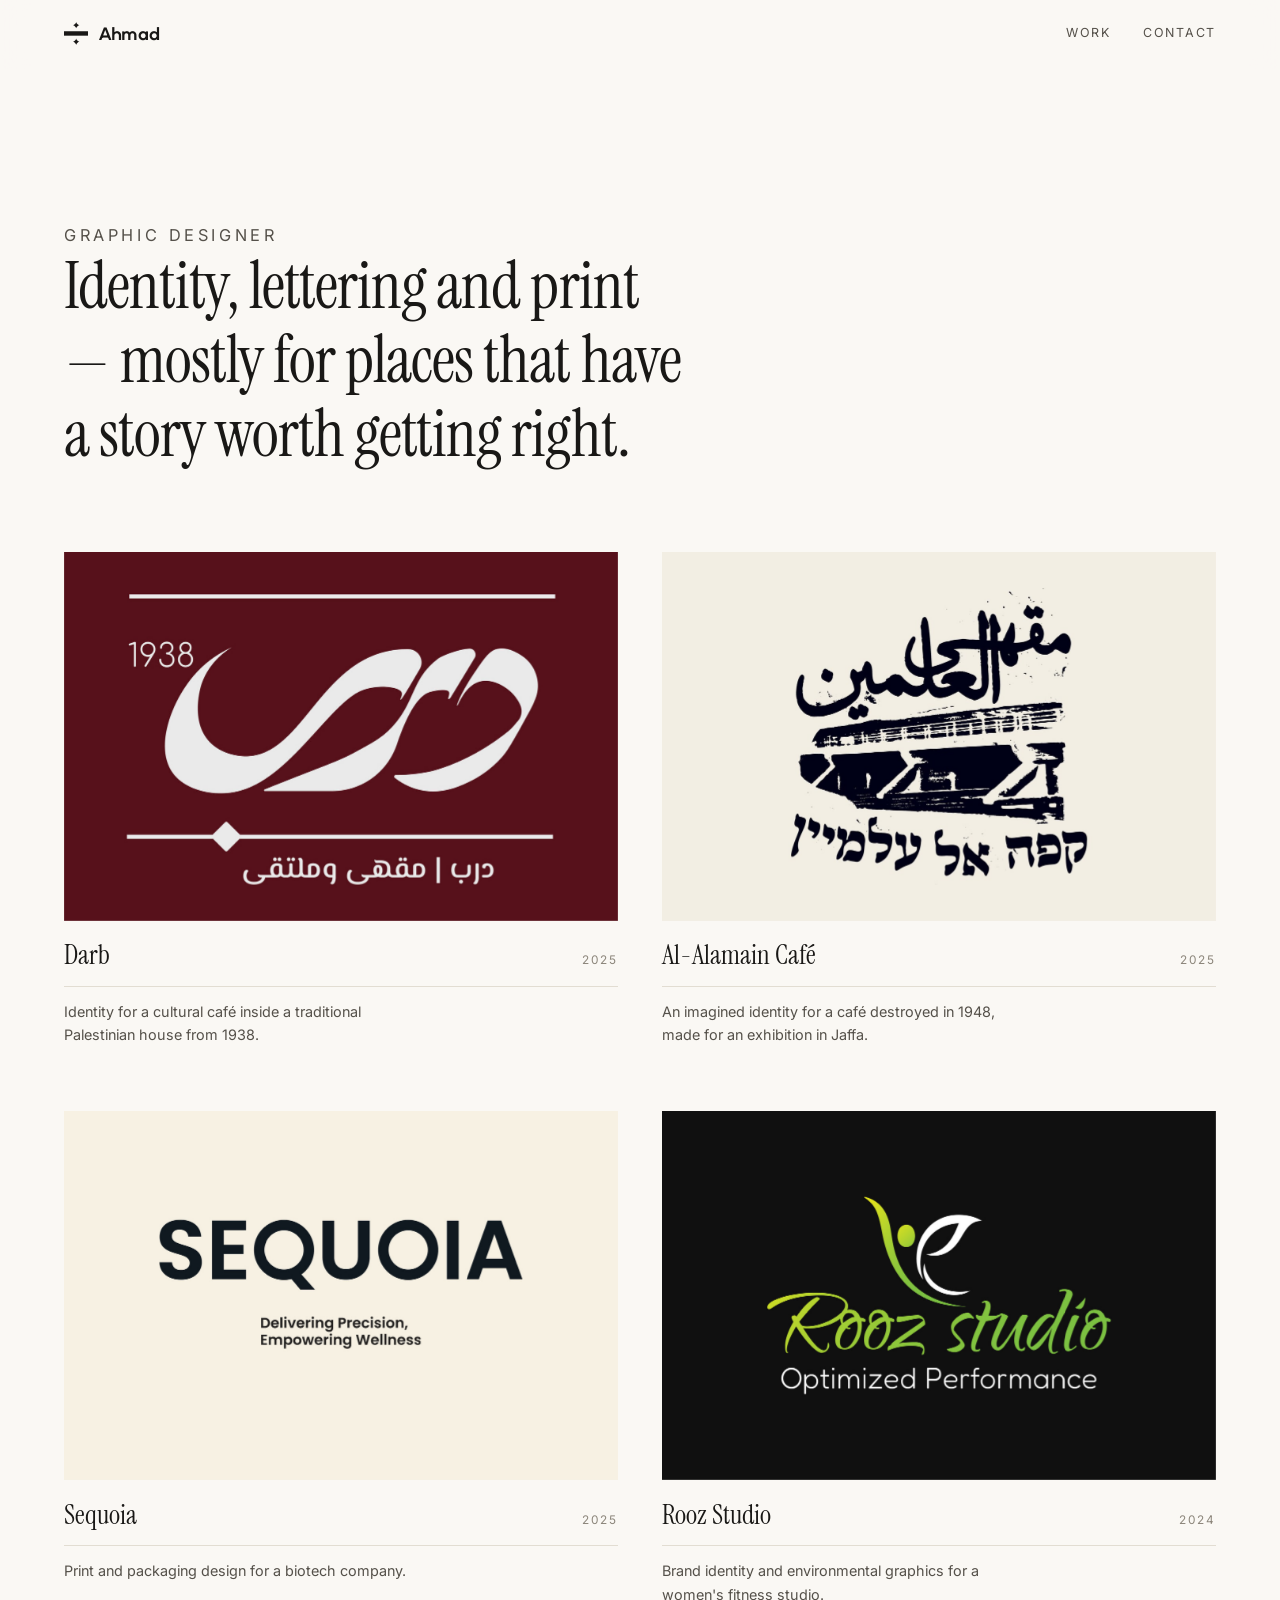
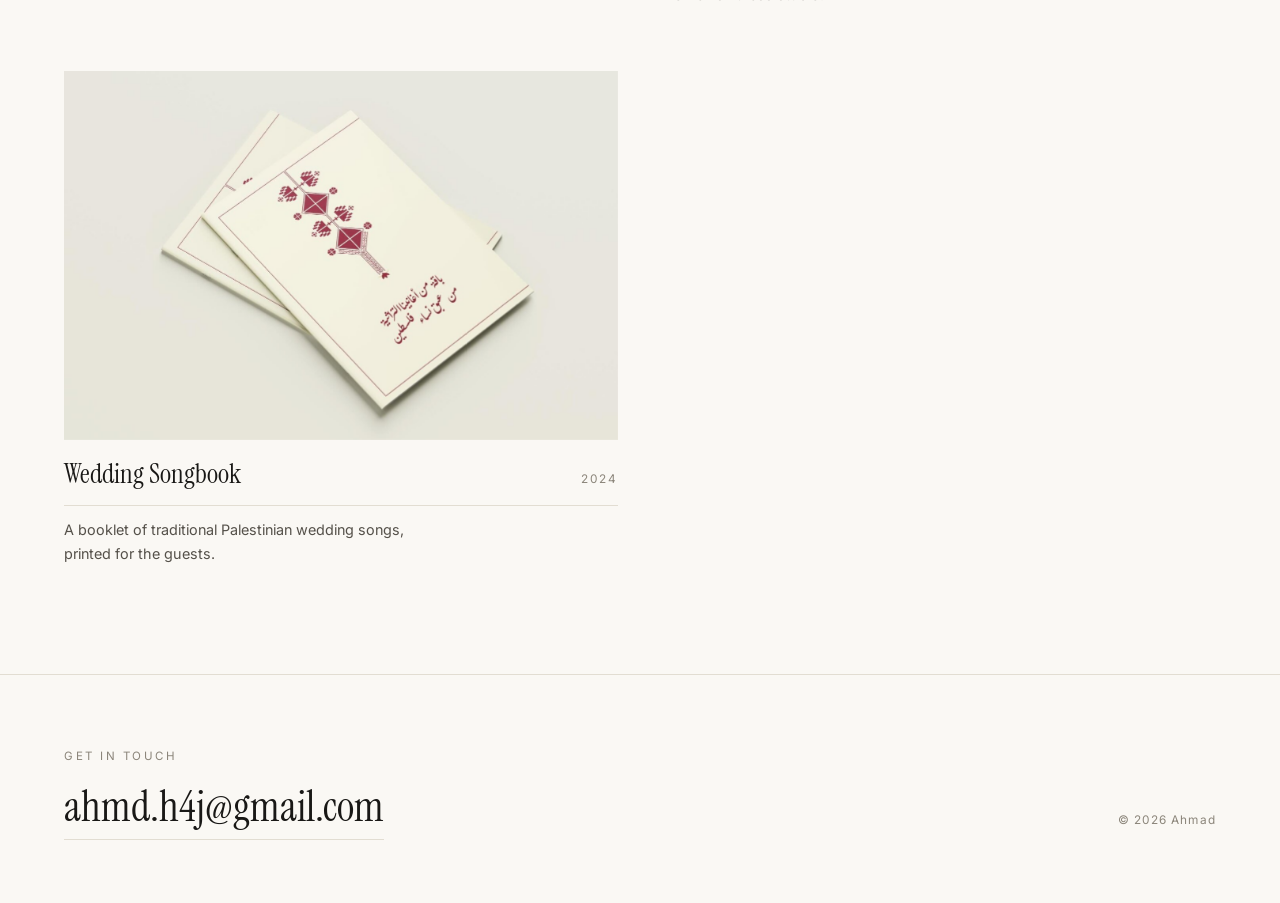
<file: index.html>
<!DOCTYPE html>
<html lang="en">
<head>
<meta charset="utf-8">
<meta name="viewport" content="width=device-width, initial-scale=1">
<title>Ahmad — Graphic Designer</title>
<meta name="description" content="Selected graphic design work: brand identity, Arabic lettering, print and signage.">
<meta property="og:type" content="website">
<meta property="og:site_name" content="Ahmad">
<meta property="og:title" content="Ahmad — Graphic Designer">
<meta property="og:description" content="Identity, lettering and print. Selected work.">
<meta property="og:url" content="https://dvisionn.github.io/">
<meta property="og:image" content="https://dvisionn.github.io/img/og.png">
<meta property="og:image:width" content="1200">
<meta property="og:image:height" content="630">
<meta name="twitter:card" content="summary_large_image">
<meta name="twitter:title" content="Ahmad — Graphic Designer">
<meta name="twitter:description" content="Identity, lettering and print. Selected work.">
<meta name="twitter:image" content="https://dvisionn.github.io/img/og.png">

<link rel="preconnect" href="https://fonts.googleapis.com">
<link rel="preconnect" href="https://fonts.gstatic.com" crossorigin>
<link href="https://fonts.googleapis.com/css2?family=Elms+Sans:wght@700&family=Instrument+Serif:ital@0;1&family=Inter:wght@300;400;500&display=swap" rel="stylesheet">
<link rel="stylesheet" href="css/style.css?v=34">
</head>
<body>

<header class="site-head">
  <div class="wrap">
    <a class="wordmark" href="index.html"><svg class="mark" viewBox="0 0 1092 1025" fill="currentColor" aria-hidden="true" focusable="false"><path d="M687 142c-54.7 0-142 87.3-142 142 0-54.7-87.3-142-142-142 54.7 0 142-87.3 142-142 0 54.7 87.3 142 142 142Z"/><path d="M687 881c-54.7 0-142 87.3-142 142 0-54.7-87.3-142-142-142 54.7 0 142-87.3 142-142 0 54.7 87.3 142 142 142Z"/><rect y="413" width="1092" height="198"/></svg>Ahmad</a>
    <nav class="site-nav">
      <a href="#work">Work</a>
      <a href="#contact">Contact</a>
    </nav>
  </div>
</header>

<main>

  <section class="intro wrap">
    <p class="eyebrow rv">Graphic designer</p>
    <h1 class="rv">Identity, lettering and print — mostly for places that have a story worth getting right.</h1>
  </section>

  <section class="grid wrap" id="work">

    <a class="card rv" href="darb.html">
      <div class="card__frame"><img src="img/covers/darb.jpg" alt="Darb logotype in white on deep red" loading="lazy"></div>
      <div class="card__meta">
        <h2>Darb</h2>
        <span class="yr">2025</span>
      </div>
      <p class="card__note">Identity for a cultural café inside a traditional Palestinian house from 1938.</p>
    </a>

    <a class="card rv" href="al-alamain.html">
      <div class="card__frame"><img src="img/covers/alamain.jpg" alt="Al-Alamain Café hand-drawn Arabic and Hebrew logotype" loading="lazy"></div>
      <div class="card__meta">
        <h2>Al-Alamain Café</h2>
        <span class="yr">2025</span>
      </div>
      <p class="card__note">An imagined identity for a café destroyed in 1948, made for an exhibition in Jaffa.</p>
    </a>

    <a class="card rv" href="sequoia.html">
      <div class="card__frame"><img src="img/covers/sequoia.jpg" alt="Sequoia wordmark with the line Delivering Precision, Empowering Wellness" loading="lazy"></div>
      <div class="card__meta">
        <h2>Sequoia</h2>
        <span class="yr">2025</span>
      </div>
      <p class="card__note">Print and packaging design for a biotech company.</p>
    </a>

    <a class="card rv" href="rooz.html">
      <div class="card__frame"><img src="img/covers/rooz.jpg" alt="Rooz Studio logo with the line Optimized Performance" loading="lazy"></div>
      <div class="card__meta">
        <h2>Rooz Studio</h2>
        <span class="yr">2024</span>
      </div>
      <p class="card__note">Brand identity and environmental graphics for a women's fitness studio.</p>
    </a>

    <a class="card rv" href="wedding-booklet.html">
      <div class="card__frame"><img src="img/covers/wedding.jpg" alt="Wedding songbook with a red tatreez motif on the cover" loading="lazy"></div>
      <div class="card__meta">
        <h2>Wedding Songbook</h2>
        <span class="yr">2024</span>
      </div>
      <p class="card__note">A booklet of traditional Palestinian wedding songs, printed for the guests.</p>
    </a>

  </section>

</main>

<footer class="site-foot" id="contact">
  <div class="wrap row">
    <div>
      <p class="eyebrow" style="margin-bottom:1.2rem">Get in touch</p>
      <a class="mail" href="mailto:ahmd.h4j@gmail.com">ahmd.h4j@gmail.com</a>
    </div>
    <small>&copy; 2026 Ahmad</small>
  </div>
</footer>

<script src="js/main.js?v=34"></script>
</body>
</html>
</file>
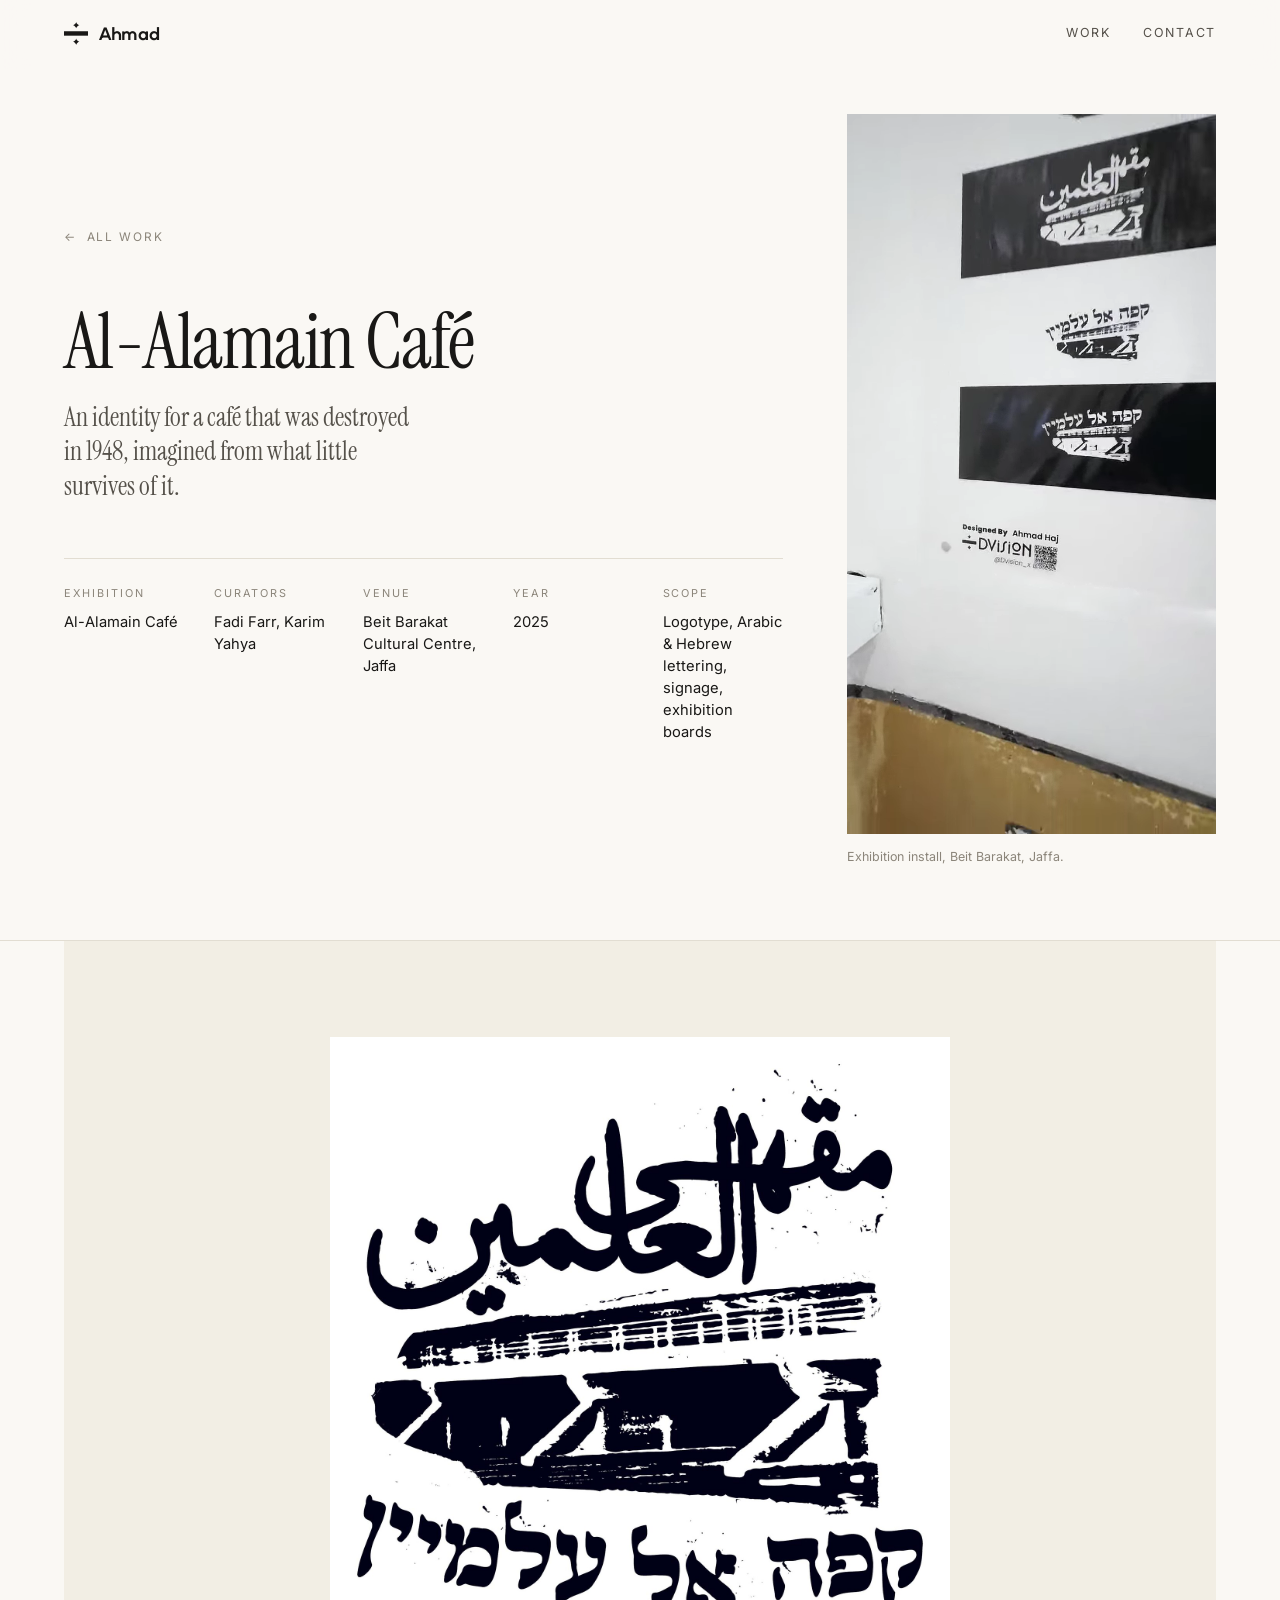
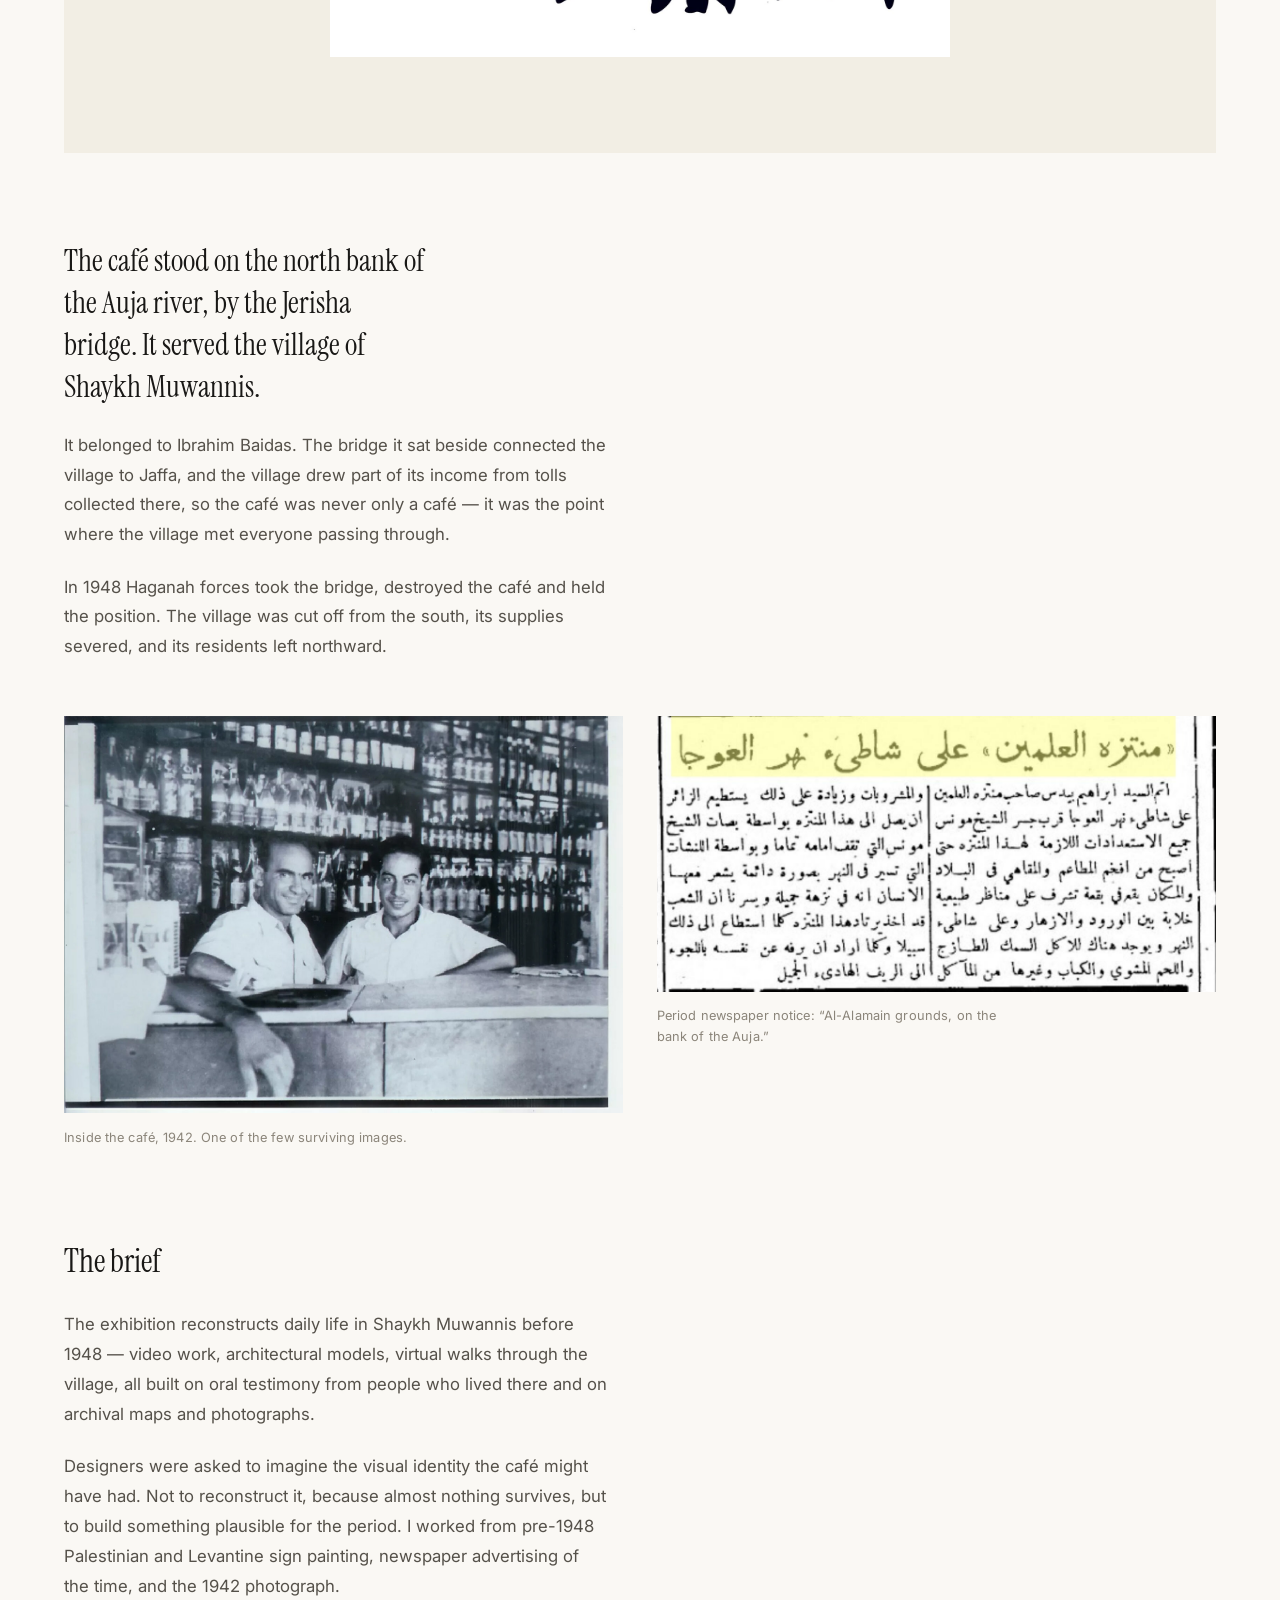
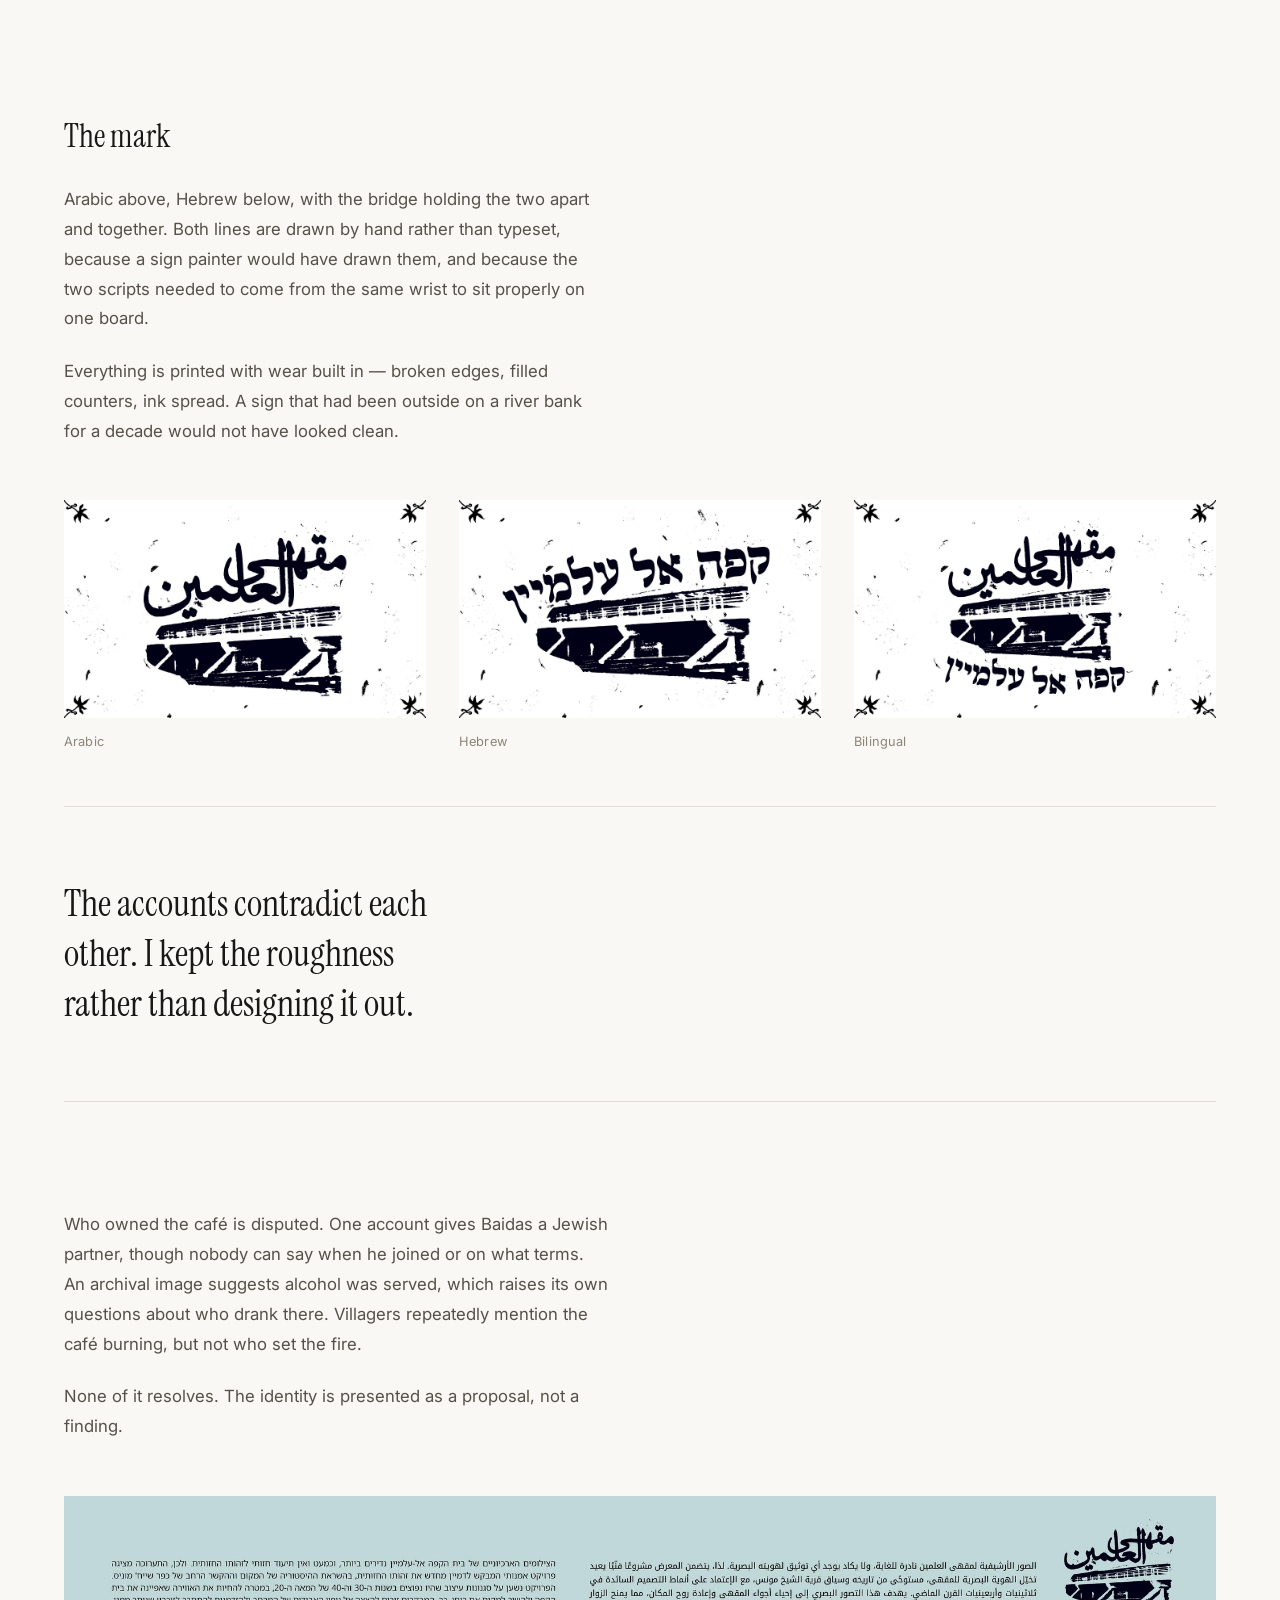
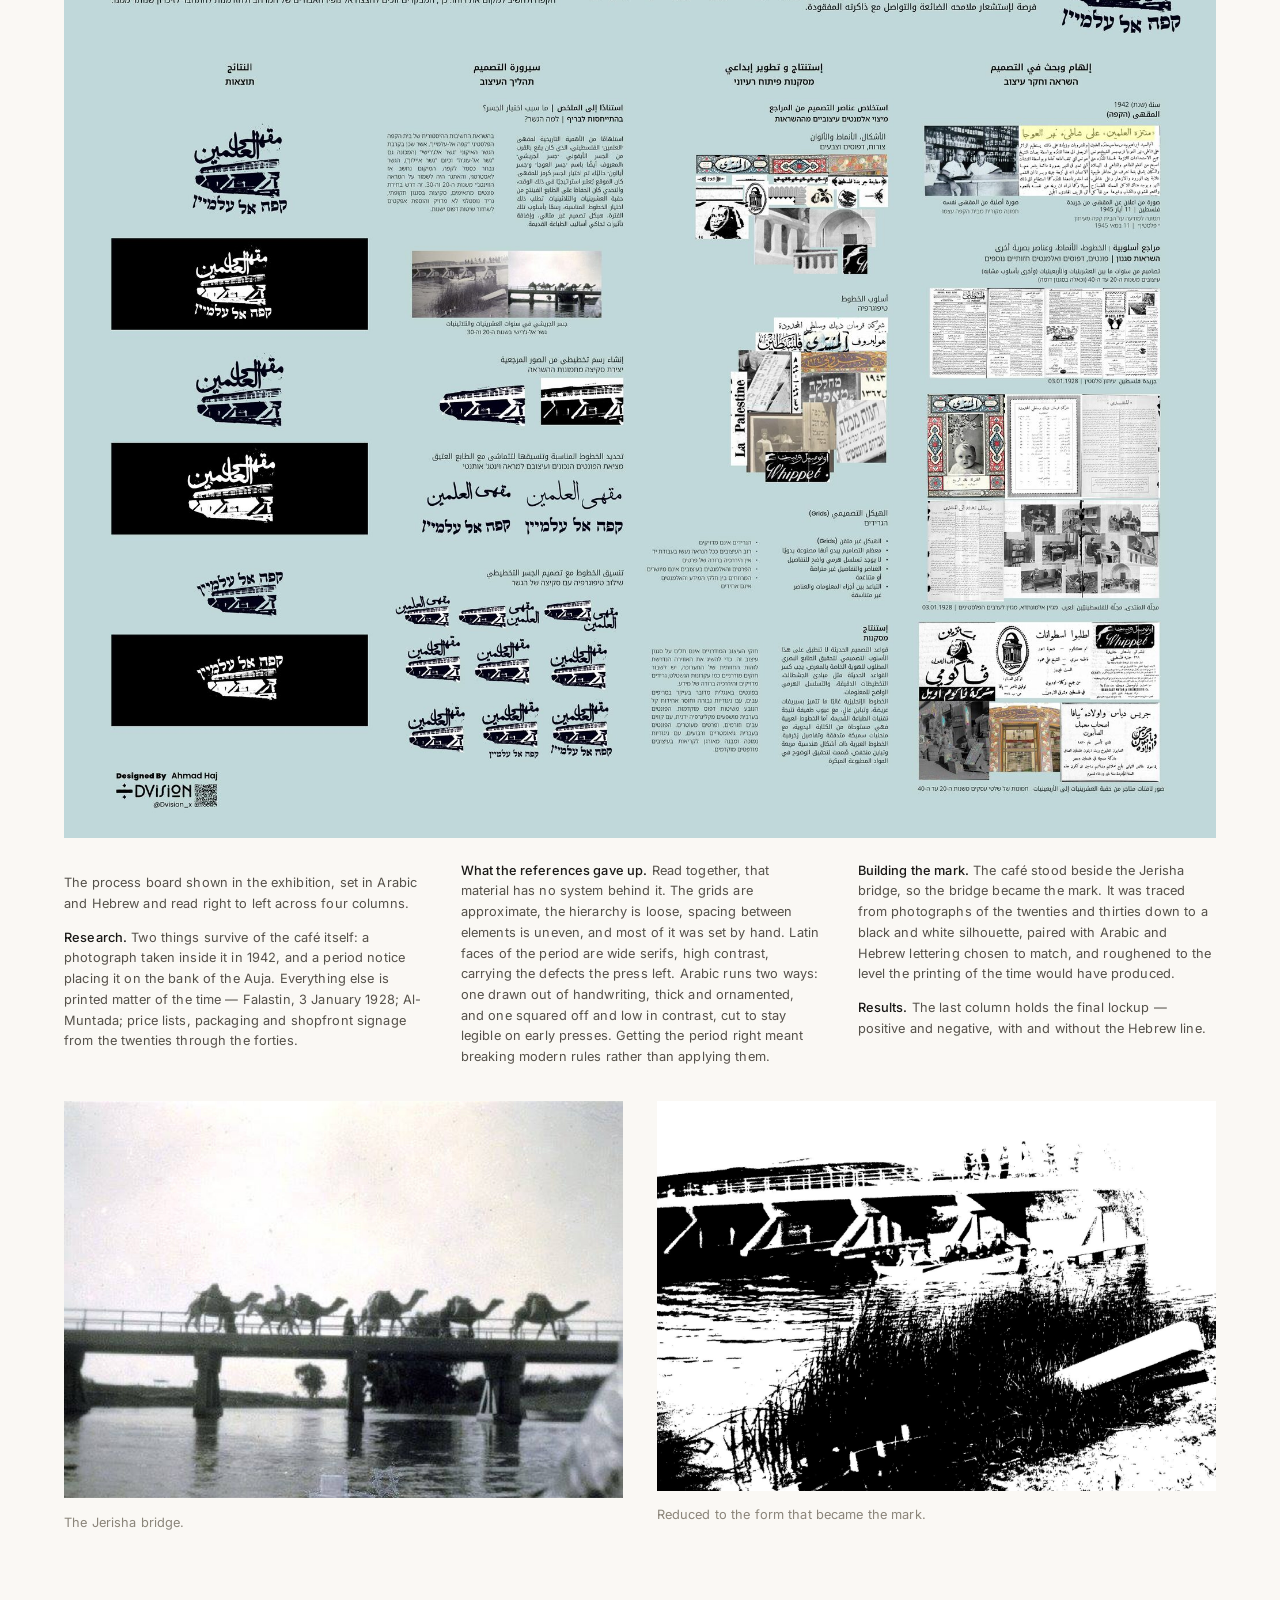
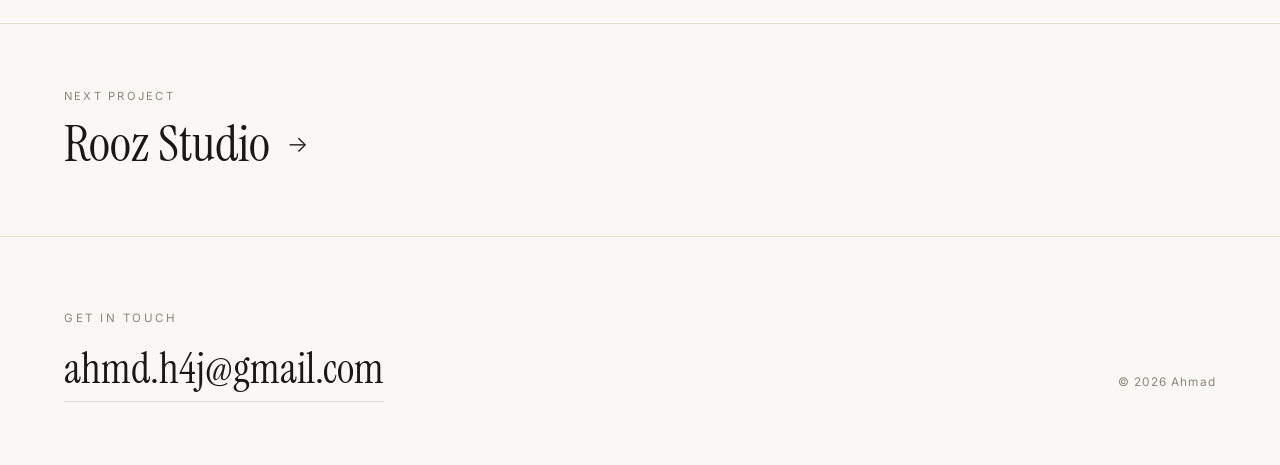
<file: al-alamain.html>
<!DOCTYPE html>
<html lang="en">
<head>
<meta charset="utf-8">
<meta name="viewport" content="width=device-width, initial-scale=1">
<title>Al-Alamain Café — Ahmad</title>
<meta name="description" content="An imagined visual identity for Al-Alamain Café, made for an exhibition on the village of Shaykh Muwannis at Beit Barakat, Jaffa.">
<meta property="og:type" content="website">
<meta property="og:site_name" content="Ahmad">
<meta property="og:title" content="Al-Alamain Café — Ahmad">
<meta property="og:description" content="An imagined identity for a café destroyed in 1948, made for an exhibition in Jaffa.">
<meta property="og:url" content="https://dvisionn.github.io/al-alamain.html">
<meta property="og:image" content="https://dvisionn.github.io/img/og.png">
<meta property="og:image:width" content="1200">
<meta property="og:image:height" content="630">
<meta name="twitter:card" content="summary_large_image">
<meta name="twitter:title" content="Al-Alamain Café — Ahmad">
<meta name="twitter:description" content="An imagined identity for a café destroyed in 1948, made for an exhibition in Jaffa.">
<meta name="twitter:image" content="https://dvisionn.github.io/img/og.png">

<link rel="preconnect" href="https://fonts.googleapis.com">
<link rel="preconnect" href="https://fonts.gstatic.com" crossorigin>
<link href="https://fonts.googleapis.com/css2?family=Elms+Sans:wght@700&family=Instrument+Serif:ital@0;1&family=Inter:wght@300;400;500&display=swap" rel="stylesheet">
<link rel="stylesheet" href="css/style.css?v=18">
<style>:root { --plate: #f2eee4; }</style>
</head>
<body>

<header class="site-head">
  <div class="wrap">
    <a class="wordmark" href="index.html"><svg class="mark" viewBox="0 0 1092 1025" fill="currentColor" aria-hidden="true" focusable="false"><path d="M687 142c-54.7 0-142 87.3-142 142 0-54.7-87.3-142-142-142 54.7 0 142-87.3 142-142 0 54.7 87.3 142 142 142Z"/><path d="M687 881c-54.7 0-142 87.3-142 142 0-54.7-87.3-142-142-142 54.7 0 142-87.3 142-142 0 54.7 87.3 142 142 142Z"/><rect y="413" width="1092" height="198"/></svg>Ahmad</a>
    <nav class="site-nav">
      <a href="index.html#work">Work</a>
      <a href="index.html#contact">Contact</a>
    </nav>
  </div>
</header>

<main>

  <section class="hero">
    <div class="wrap hero__inner">

      <div class="hero__text">
        <a class="back" href="index.html#work"><span class="arw">&larr;</span> All work</a>
        <h1 class="rv">Al-Alamain Café</h1>
        <p class="sub rv">An identity for a café that was destroyed in 1948, imagined from what little survives of it.</p>

        <dl class="facts rv">
          <div><dt>Exhibition</dt><dd>Al-Alamain Café</dd></div>
          <div><dt>Curators</dt><dd>Fadi Farr, Karim Yahya</dd></div>
          <div><dt>Venue</dt><dd>Beit Barakat Cultural Centre, Jaffa</dd></div>
          <div><dt>Year</dt><dd>2025</dd></div>
          <div><dt>Scope</dt><dd>Logotype, Arabic &amp; Hebrew lettering, signage, exhibition boards</dd></div>
        </dl>
      </div>

      <figure class="hero__media">
        <video autoplay muted loop playsinline preload="auto"
               width="720" height="1280"
               poster="video/alamain-hero-poster.jpg"
               aria-label="Slow pan across the Al-Alamain Café exhibition install at Beit Barakat, Jaffa">
          <source src="video/alamain-hero.webm" type="video/webm">
          <source src="video/alamain-hero.mp4" type="video/mp4">
          <img src="video/alamain-hero-poster.jpg" alt="Al-Alamain Café exhibition install at Beit Barakat, Jaffa">
        </video>
        <figcaption>Exhibition install, Beit Barakat, Jaffa.</figcaption>
      </figure>

    </div>
  </section>

  <div class="wrap">

    <figure class="fig rv">
      <div class="plate"><img src="img/alamain/logo.jpg" alt="Al-Alamain Café logotype: hand-drawn Arabic and Hebrew lettering above and below a bridge"></div>
    </figure>

    <section class="text rv">
      <p class="lead">The café stood on the north bank of the Auja river, by the Jerisha bridge. It served the village of Shaykh Muwannis.</p>
      <p>It belonged to Ibrahim Baidas. The bridge it sat beside connected the village to Jaffa, and the village drew part of its income from tolls collected there, so the café was never only a café — it was the point where the village met everyone passing through.</p>
      <p>In 1948 Haganah forces took the bridge, destroyed the café and held the position. The village was cut off from the south, its supplies severed, and its residents left northward.</p>
    </section>

    <div class="pair rv">
      <figure class="fig">
        <img src="img/alamain/archive-cafe.jpg" alt="Archival photograph taken inside Al-Alamain Café in 1942" loading="lazy">
        <figcaption>Inside the café, 1942. One of the few surviving images.</figcaption>
      </figure>
      <figure class="fig">
        <img src="img/alamain/archive-clipping.jpg" alt="Newspaper clipping advertising Al-Alamain on the bank of the Auja river" loading="lazy">
        <figcaption>Period newspaper notice: “Al-Alamain grounds, on the bank of the Auja.”</figcaption>
      </figure>
    </div>

    <section class="text rv">
      <h2>The brief</h2>
      <p>The exhibition reconstructs daily life in Shaykh Muwannis before 1948 — video work, architectural models, virtual walks through the village, all built on oral testimony from people who lived there and on archival maps and photographs.</p>
      <p>Designers were asked to imagine the visual identity the café might have had. Not to reconstruct it, because almost nothing survives, but to build something plausible for the period. I worked from pre-1948 Palestinian and Levantine sign painting, newspaper advertising of the time, and the 1942 photograph.</p>
    </section>

    <section class="text rv">
      <h2>The mark</h2>
      <p>Arabic above, Hebrew below, with the bridge holding the two apart and together. Both lines are drawn by hand rather than typeset, because a sign painter would have drawn them, and because the two scripts needed to come from the same wrist to sit properly on one board.</p>
      <p>Everything is printed with wear built in — broken edges, filled counters, ink spread. A sign that had been outside on a river bank for a decade would not have looked clean.</p>
    </section>

    <div class="trio rv">
      <figure class="fig"><img src="img/alamain/sign-arabic.jpg" alt="Arabic sign for Al-Alamain Café" loading="lazy"><figcaption>Arabic</figcaption></figure>
      <figure class="fig"><img src="img/alamain/sign-hebrew.jpg" alt="Hebrew sign for Al-Alamain Café" loading="lazy"><figcaption>Hebrew</figcaption></figure>
      <figure class="fig"><img src="img/alamain/sign-bilingual.jpg" alt="Bilingual Arabic and Hebrew sign for Al-Alamain Café" loading="lazy"><figcaption>Bilingual</figcaption></figure>
    </div>

    <section class="quote rv">
      <p>The accounts contradict each other. I kept the roughness rather than designing it out.</p>
    </section>

    <section class="text rv">
      <p>Who owned the café is disputed. One account gives Baidas a Jewish partner, though nobody can say when he joined or on what terms. An archival image suggests alcohol was served, which raises its own questions about who drank there. Villagers repeatedly mention the café burning, but not who set the fire.</p>
      <p>None of it resolves. The identity is presented as a proposal, not a finding.</p>
    </section>

    <figure class="fig rv">
      <img src="img/alamain/exhibition-board-warm.jpg" alt="Process board shown in the exhibition, set in Arabic and Hebrew, running from research through references and drafts to the final lockups" loading="lazy">
      <figcaption class="note">
        <p>The process board shown in the exhibition, set in Arabic and Hebrew and read right to left across four columns.</p>
        <p><strong>Research.</strong> Two things survive of the café itself: a photograph taken inside it in 1942, and a period notice placing it on the bank of the Auja. Everything else is printed matter of the time — Falastin, 3 January 1928; Al-Muntada; price lists, packaging and shopfront signage from the twenties through the forties.</p>
        <p><strong>What the references gave up.</strong> Read together, that material has no system behind it. The grids are approximate, the hierarchy is loose, spacing between elements is uneven, and most of it was set by hand. Latin faces of the period are wide serifs, high contrast, carrying the defects the press left. Arabic runs two ways: one drawn out of handwriting, thick and ornamented, and one squared off and low in contrast, cut to stay legible on early presses. Getting the period right meant breaking modern rules rather than applying them.</p>
        <p><strong>Building the mark.</strong> The café stood beside the Jerisha bridge, so the bridge became the mark. It was traced from photographs of the twenties and thirties down to a black and white silhouette, paired with Arabic and Hebrew lettering chosen to match, and roughened to the level the printing of the time would have produced.</p>
        <p><strong>Results.</strong> The last column holds the final lockup — positive and negative, with and without the Hebrew line.</p>
      </figcaption>
    </figure>

    <div class="pair rv">
      <figure class="fig"><img src="img/alamain/ref-bridge.jpg" alt="Archival photograph of camels crossing the Jerisha bridge" loading="lazy"><figcaption>The Jerisha bridge.</figcaption></figure>
      <figure class="fig"><img src="img/alamain/ref-bridge-2.jpg" alt="High contrast treatment of the bridge photograph used to build the mark" loading="lazy"><figcaption>Reduced to the form that became the mark.</figcaption></figure>
    </div>

  </div>

  <nav class="next">
    <a class="wrap" href="rooz.html">
      <span class="lbl">Next project</span>
      <h2>Rooz Studio <span class="arw">&rarr;</span></h2>
    </a>
  </nav>

</main>

<footer class="site-foot">
  <div class="wrap row">
    <div>
      <p class="eyebrow" style="margin-bottom:1.2rem">Get in touch</p>
      <a class="mail" href="mailto:ahmd.h4j@gmail.com">ahmd.h4j@gmail.com</a>
    </div>
    <small>&copy; 2026 Ahmad</small>
  </div>
</footer>

<script src="js/main.js?v=18"></script>
</body>
</html>
</file>
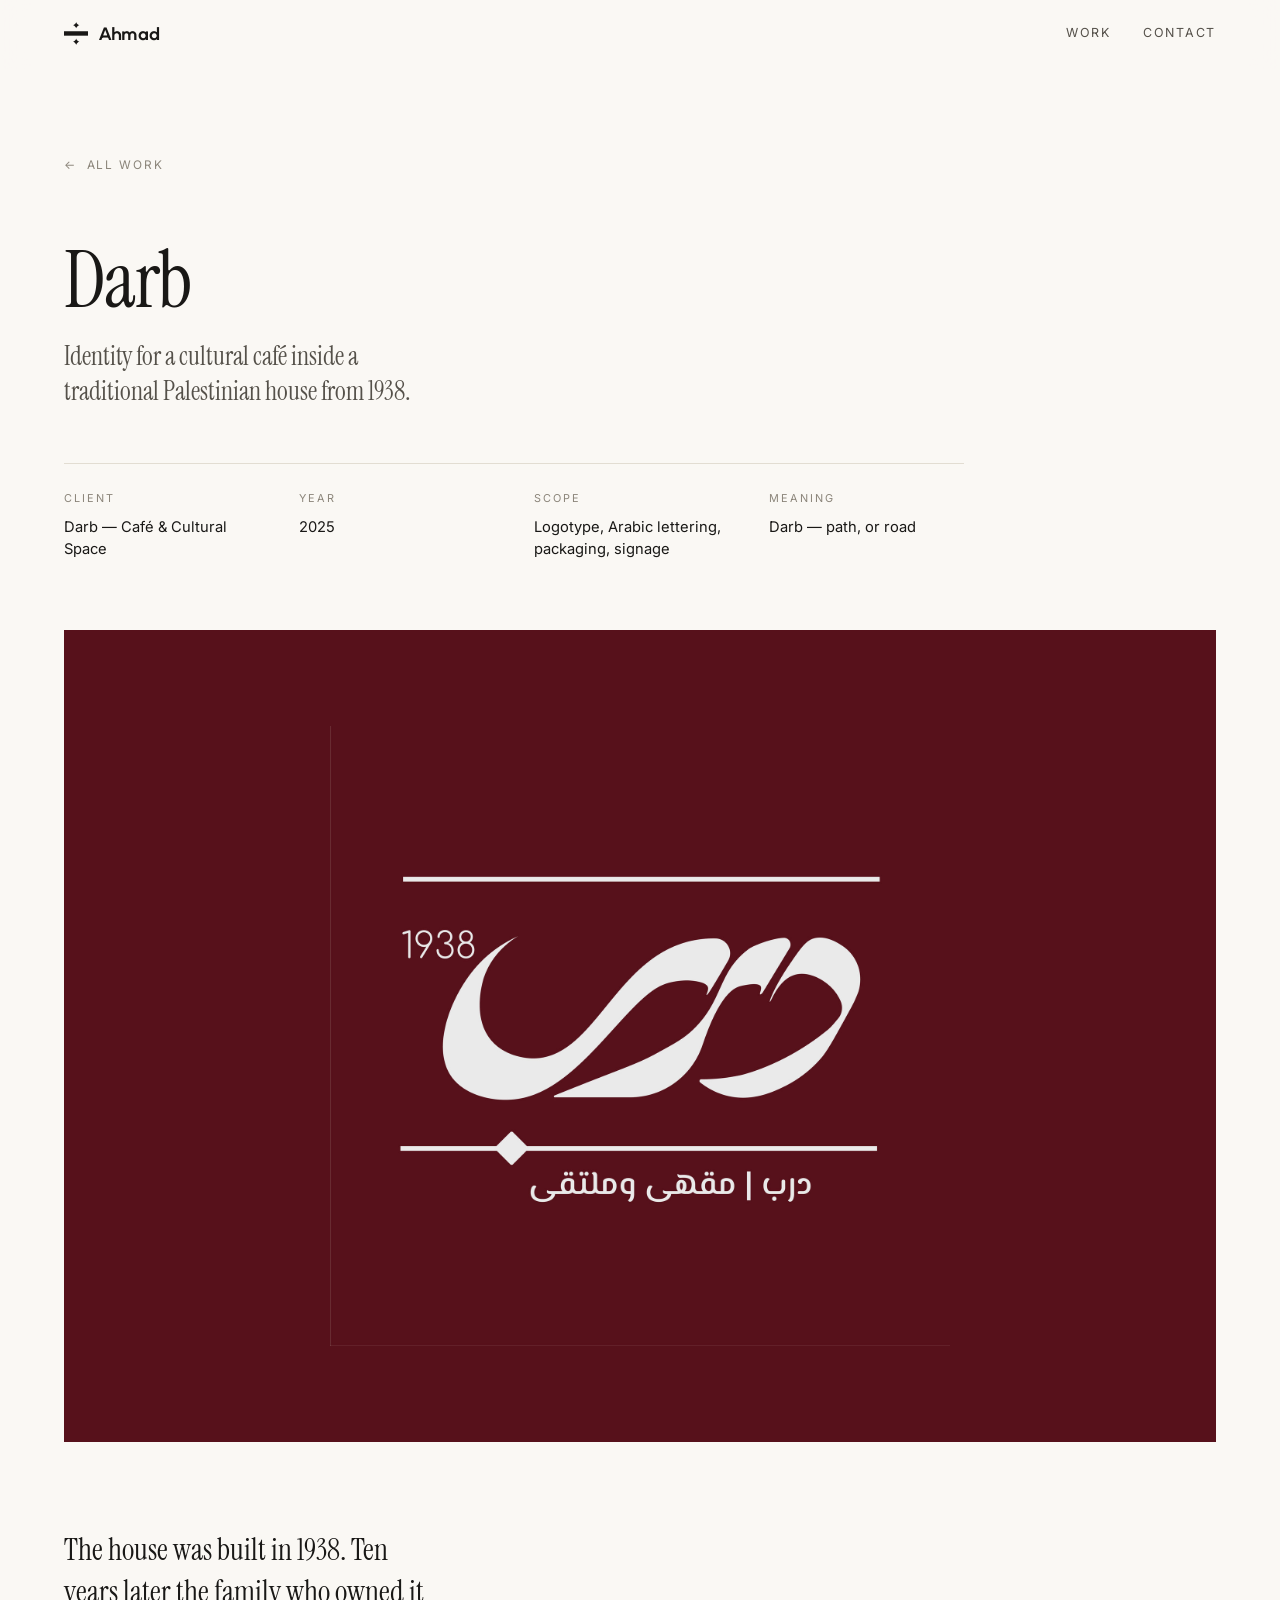
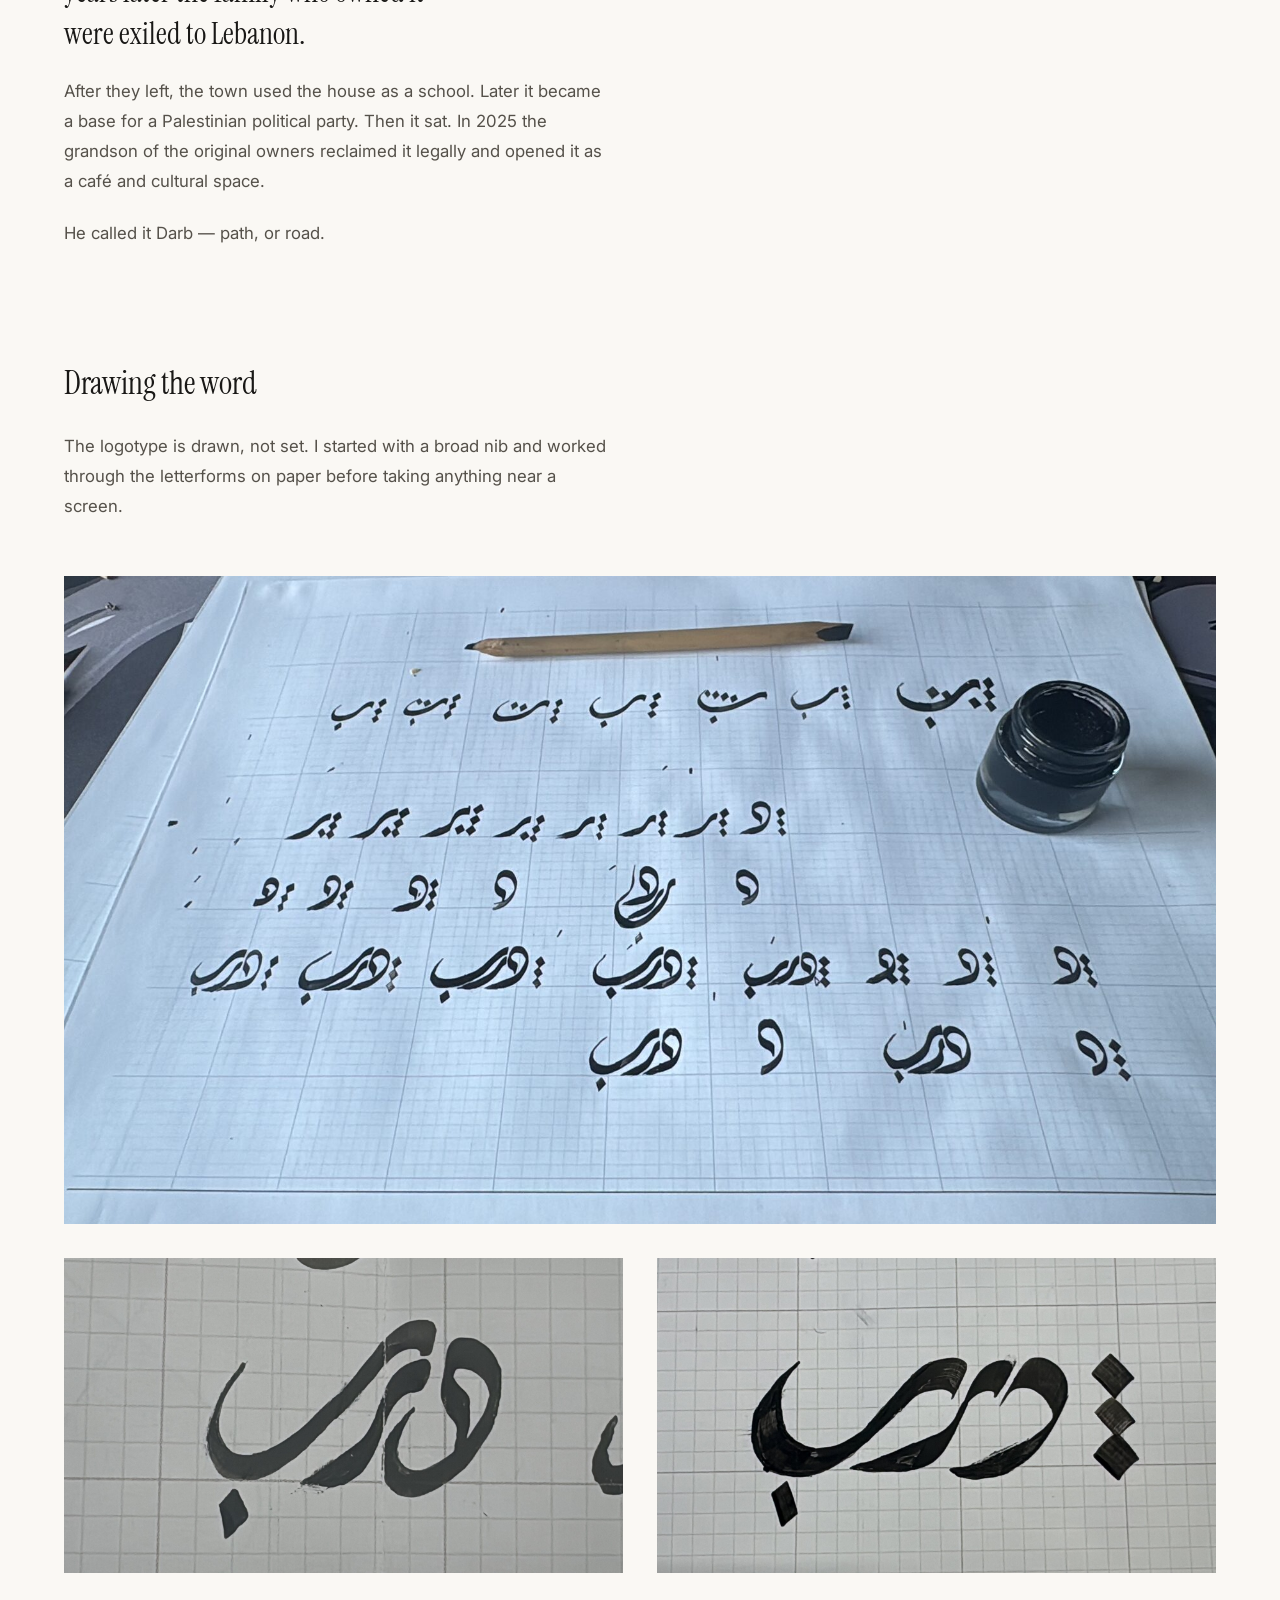
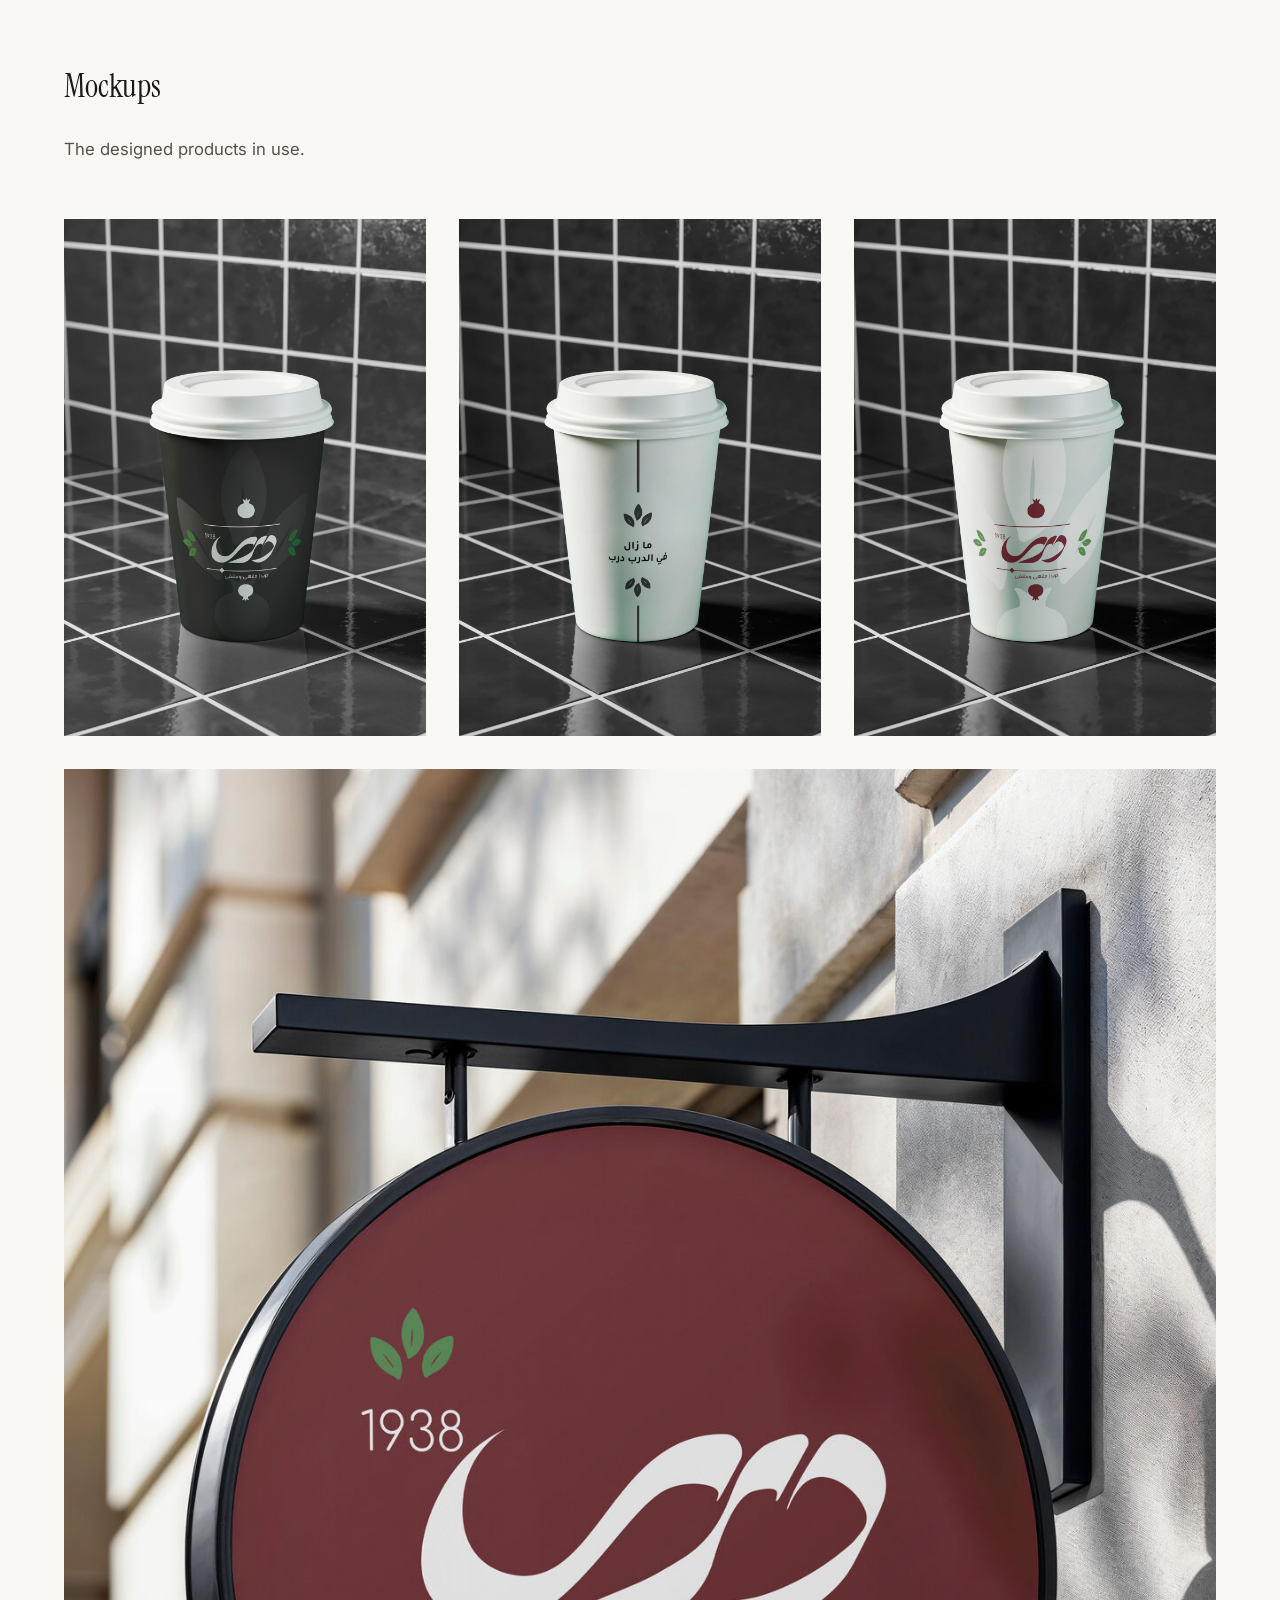
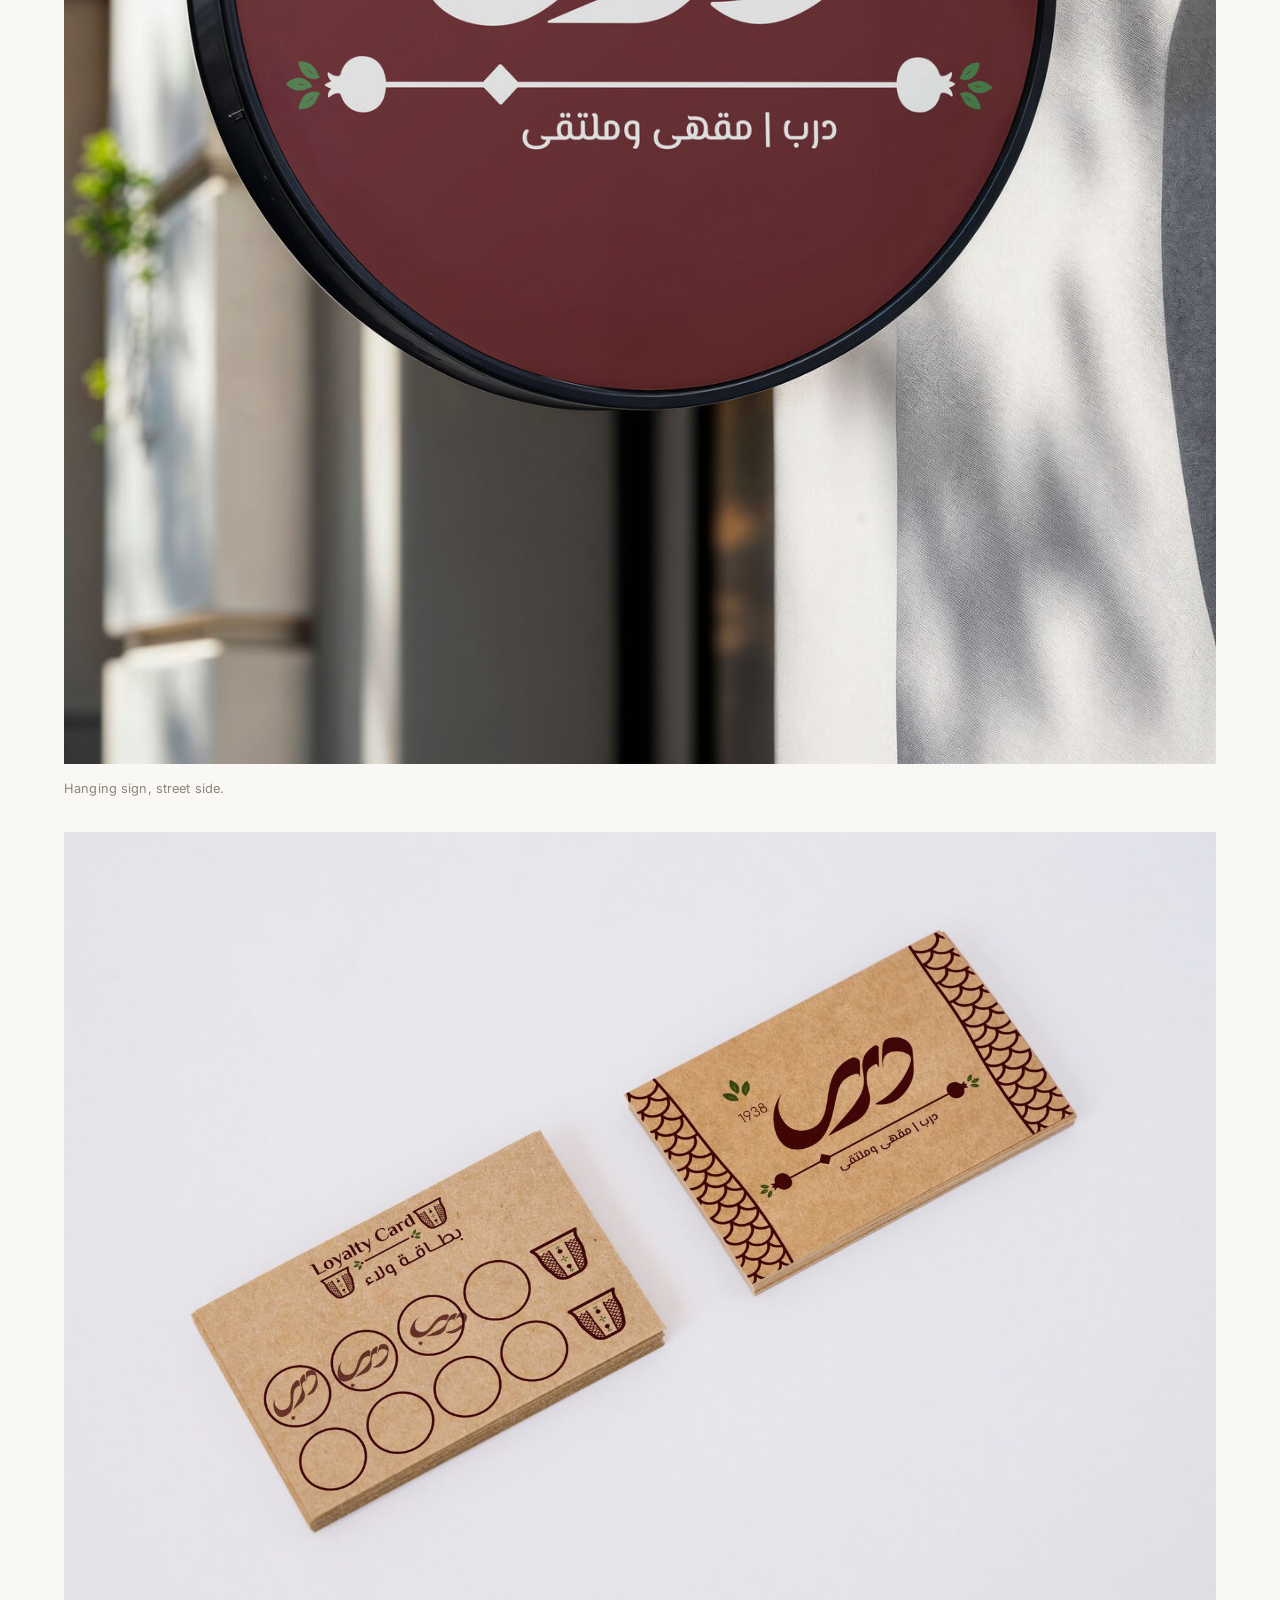
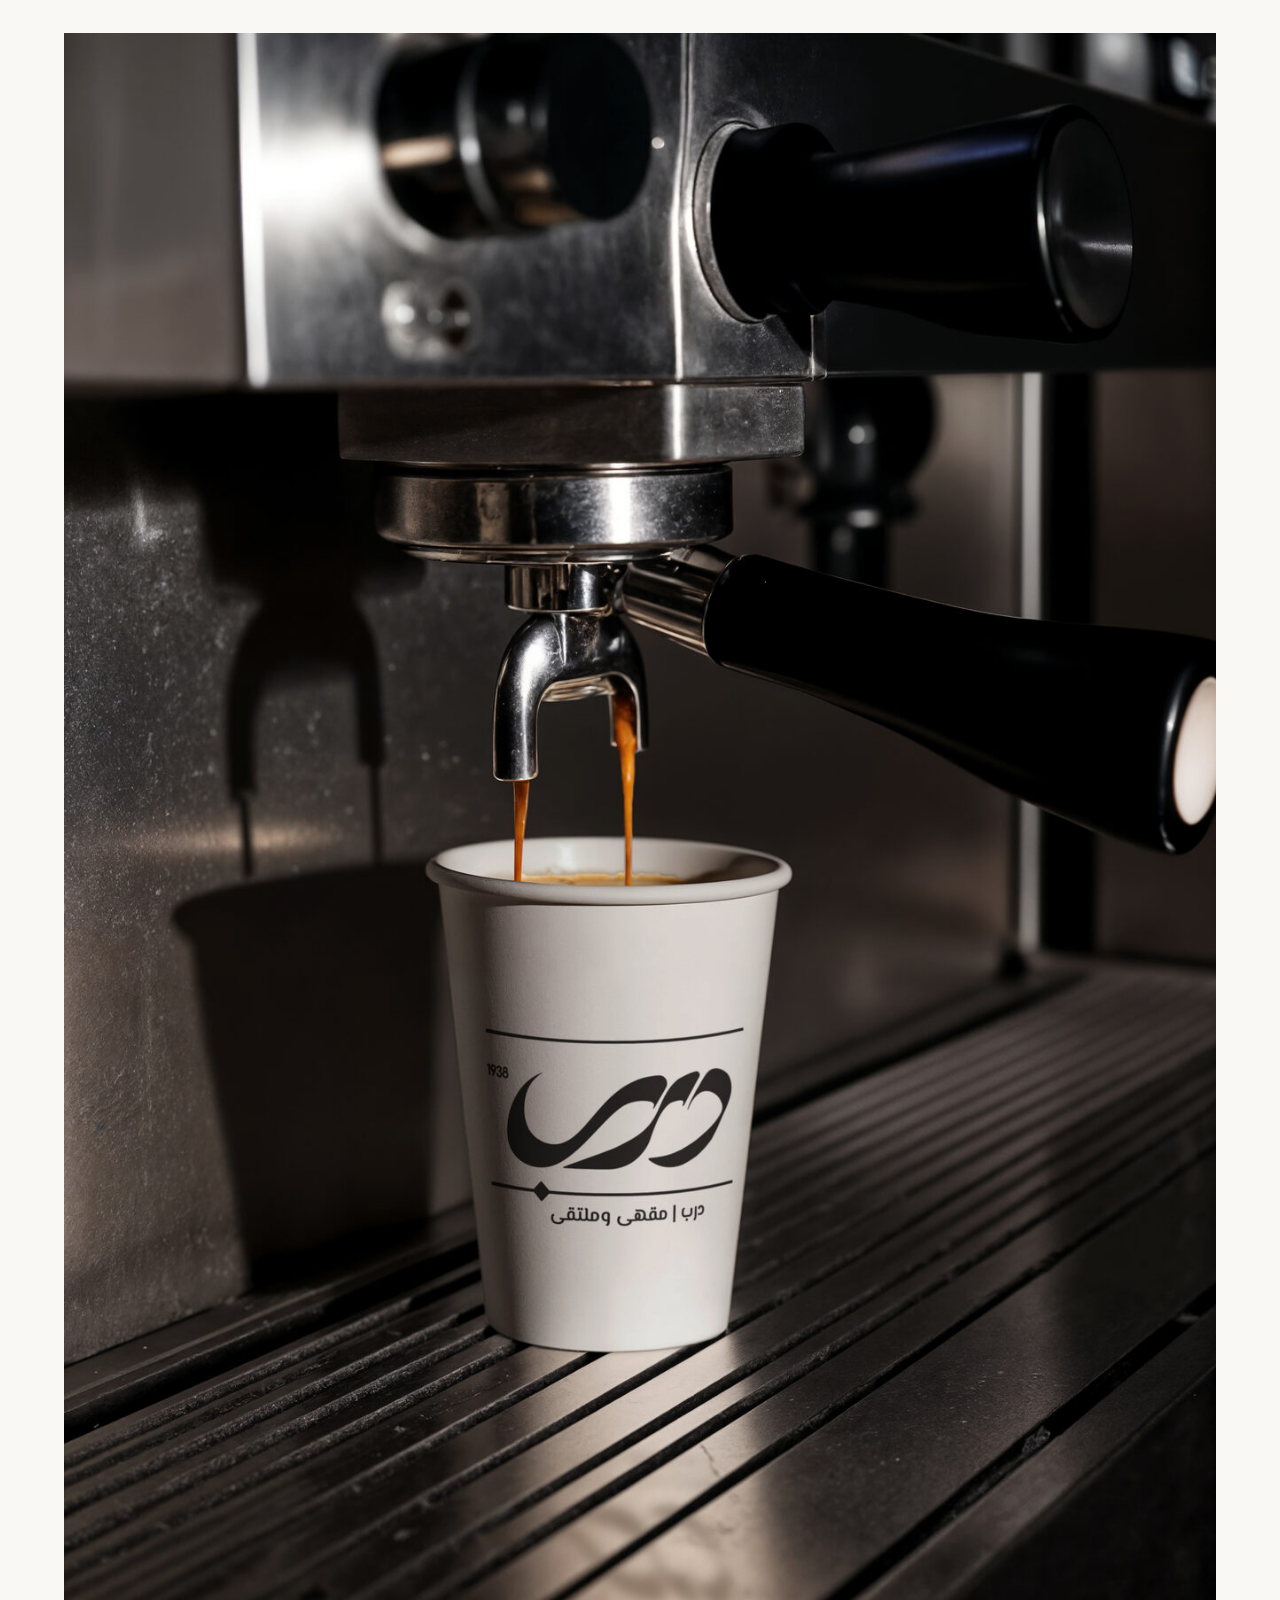
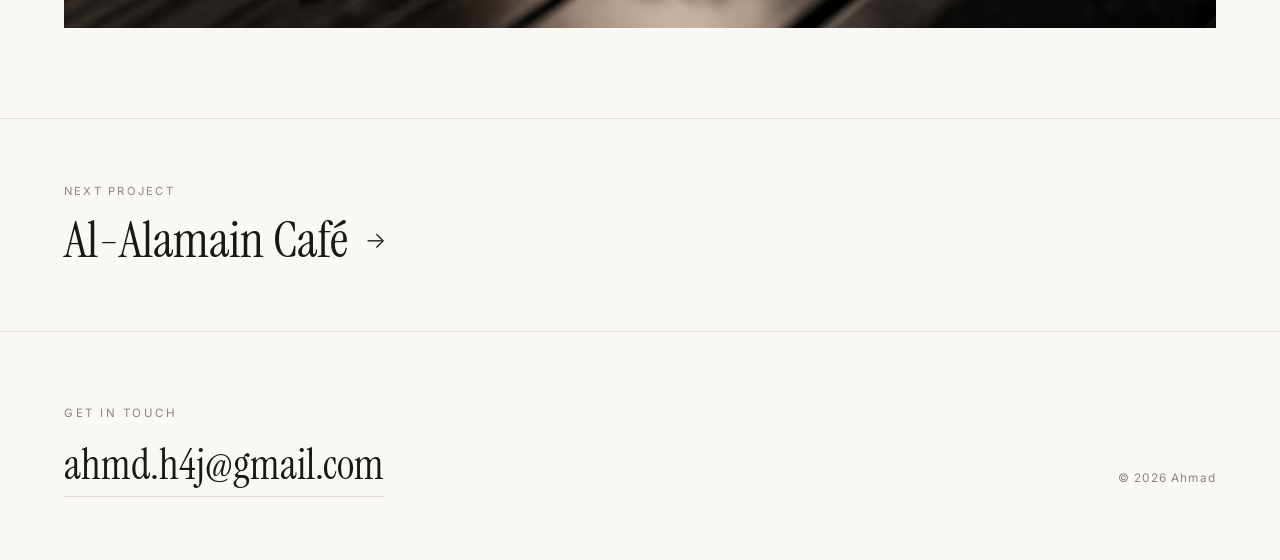
<file: darb.html>
<!DOCTYPE html>
<html lang="en">
<head>
<meta charset="utf-8">
<meta name="viewport" content="width=device-width, initial-scale=1">
<title>Darb — Ahmad</title>
<meta name="description" content="Identity, Arabic lettering and packaging for Darb, a cultural café in a traditional Palestinian house from 1938.">
<meta property="og:type" content="website">
<meta property="og:site_name" content="Ahmad">
<meta property="og:title" content="Darb — Ahmad">
<meta property="og:description" content="Identity for a cultural café inside a traditional Palestinian house from 1938.">
<meta property="og:url" content="https://dvisionn.github.io/darb.html">
<meta property="og:image" content="https://dvisionn.github.io/img/og.png">
<meta property="og:image:width" content="1200">
<meta property="og:image:height" content="630">
<meta name="twitter:card" content="summary_large_image">
<meta name="twitter:title" content="Darb — Ahmad">
<meta name="twitter:description" content="Identity for a cultural café inside a traditional Palestinian house from 1938.">
<meta name="twitter:image" content="https://dvisionn.github.io/img/og.png">

<link rel="preconnect" href="https://fonts.googleapis.com">
<link rel="preconnect" href="https://fonts.gstatic.com" crossorigin>
<link href="https://fonts.googleapis.com/css2?family=Elms+Sans:wght@700&family=Instrument+Serif:ital@0;1&family=Inter:wght@300;400;500&display=swap" rel="stylesheet">
<link rel="stylesheet" href="css/style.css?v=29">
<style>:root { --plate: #57111b; }</style>
</head>
<body>

<header class="site-head">
  <div class="wrap">
    <a class="wordmark" href="index.html"><svg class="mark" viewBox="0 0 1092 1025" fill="currentColor" aria-hidden="true" focusable="false"><path d="M687 142c-54.7 0-142 87.3-142 142 0-54.7-87.3-142-142-142 54.7 0 142-87.3 142-142 0 54.7 87.3 142 142 142Z"/><path d="M687 881c-54.7 0-142 87.3-142 142 0-54.7-87.3-142-142-142 54.7 0 142-87.3 142-142 0 54.7 87.3 142 142 142Z"/><rect y="413" width="1092" height="198"/></svg>Ahmad</a>
    <nav class="site-nav">
      <a href="index.html#work">Work</a>
      <a href="index.html#contact">Contact</a>
    </nav>
  </div>
</header>

<main>

  <section class="case-head wrap">
    <a class="back" href="index.html#work"><span class="arw">&larr;</span> All work</a>
    <h1 class="rv">Darb</h1>
    <p class="sub rv">Identity for a cultural café inside a traditional Palestinian house from 1938.</p>

    <dl class="facts rv">
      <div><dt>Client</dt><dd>Darb — Café &amp; Cultural Space</dd></div>
      <div><dt>Year</dt><dd>2025</dd></div>
      <div><dt>Scope</dt><dd>Logotype, Arabic lettering, packaging, signage</dd></div>
      <div><dt>Meaning</dt><dd>Darb — path, or road</dd></div>
    </dl>
  </section>

  <div class="wrap">

    <figure class="fig rv">
      <div class="plate"><img src="img/darb/logo.jpg" alt="Darb logotype in white on deep red, with the date 1938"></div>
    </figure>

    <section class="text rv">
      <p class="lead">The house was built in 1938. Ten years later the family who owned it were exiled to Lebanon.</p>
      <p>After they left, the town used the house as a school. Later it became a base for a Palestinian political party. Then it sat. In 2025 the grandson of the original owners reclaimed it legally and opened it as a café and cultural space.</p>
      <p>He called it Darb — path, or road.</p>
    </section>

    <section class="text rv">
      <h2>Drawing the word</h2>
      <p>The logotype is drawn, not set. I started with a broad nib and worked through the letterforms on paper before taking anything near a screen.</p>
    </section>

    <figure class="fig rv">
      <img src="img/darb/process-1.jpg" alt="Calligraphy exercises for the Darb logotype, ink on graph paper" loading="lazy">
    </figure>

    <div class="pair rv">
      <figure class="fig"><img src="img/darb/process-2.jpg" alt="Broad nib study of the Darb letterforms" loading="lazy"></figure>
      <figure class="fig"><img src="img/darb/process-3.jpg" alt="Refined ink drawing of the Darb logotype" loading="lazy"></figure>
    </div>

    <section class="text rv">
      <h2>Mockups</h2>
      <p>The designed products in use.</p>
    </section>

    <div class="trio rv">
      <figure class="fig"><img src="img/darb/cup-dark.jpg" alt="Dark Darb takeaway cup" loading="lazy"></figure>
      <figure class="fig"><img src="img/darb/cup-light.jpg" alt="Light Darb takeaway cup with Arabic line" loading="lazy"></figure>
      <figure class="fig"><img src="img/darb/cup-illustrated.jpg" alt="Darb cup with pomegranate and leaf illustration" loading="lazy"></figure>
    </div>

    <figure class="fig rv">
      <img src="img/darb/sign.jpg" alt="Round hanging Darb sign in deep red mounted on a white wall" loading="lazy">
      <figcaption>Hanging sign, street side.</figcaption>
    </figure>

    <figure class="fig rv">
      <img src="img/darb/sugar-packets.jpg" alt="Darb loyalty card in kraft, with the mark and a tatreez border" loading="lazy">
    </figure>

    <figure class="fig rv">
      <img src="img/darb/cup-machine.jpg" alt="Darb cup under an espresso machine" loading="lazy">
    </figure>

  </div>

  <nav class="next">
    <a class="wrap" href="al-alamain.html">
      <span class="lbl">Next project</span>
      <h2>Al-Alamain Café <span class="arw">&rarr;</span></h2>
    </a>
  </nav>

</main>

<footer class="site-foot">
  <div class="wrap row">
    <div>
      <p class="eyebrow" style="margin-bottom:1.2rem">Get in touch</p>
      <a class="mail" href="mailto:ahmd.h4j@gmail.com">ahmd.h4j@gmail.com</a>
    </div>
    <small>&copy; 2026 Ahmad</small>
  </div>
</footer>

<script src="js/main.js?v=29"></script>
</body>
</html>
</file>
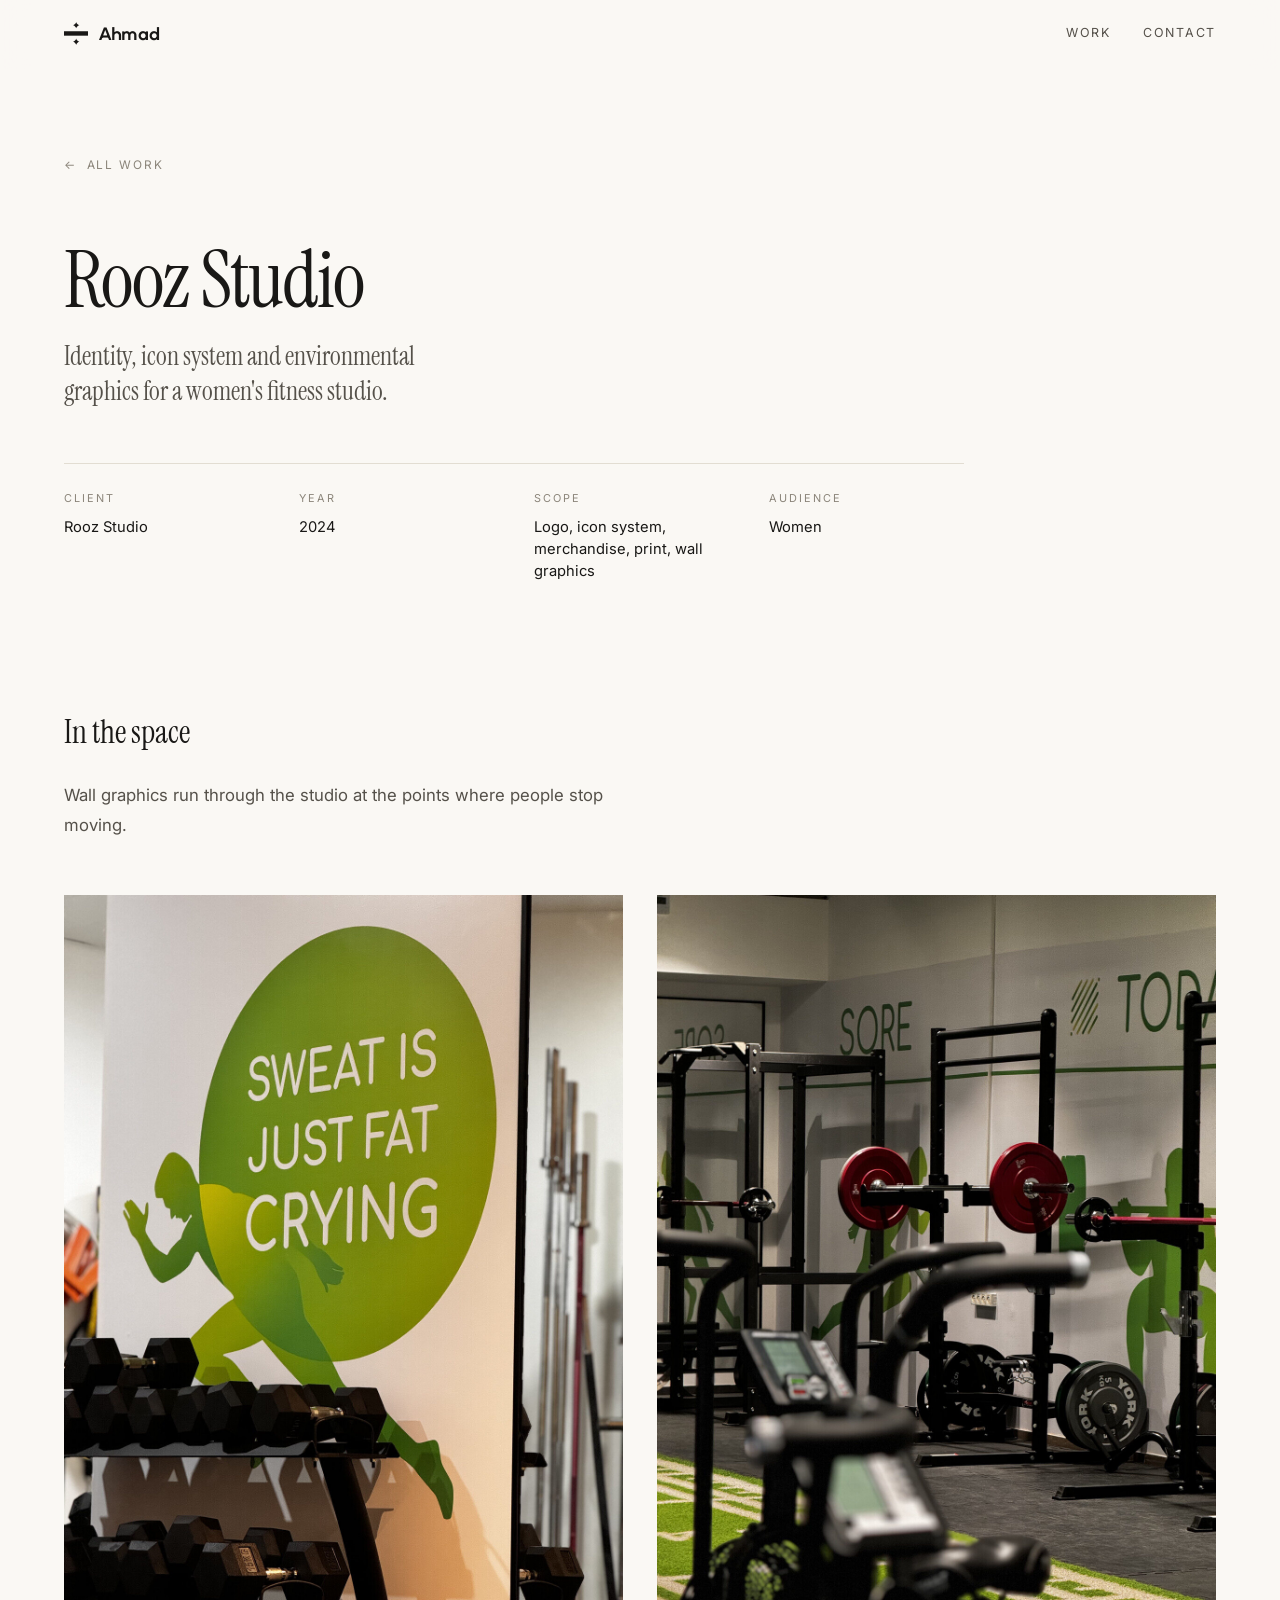
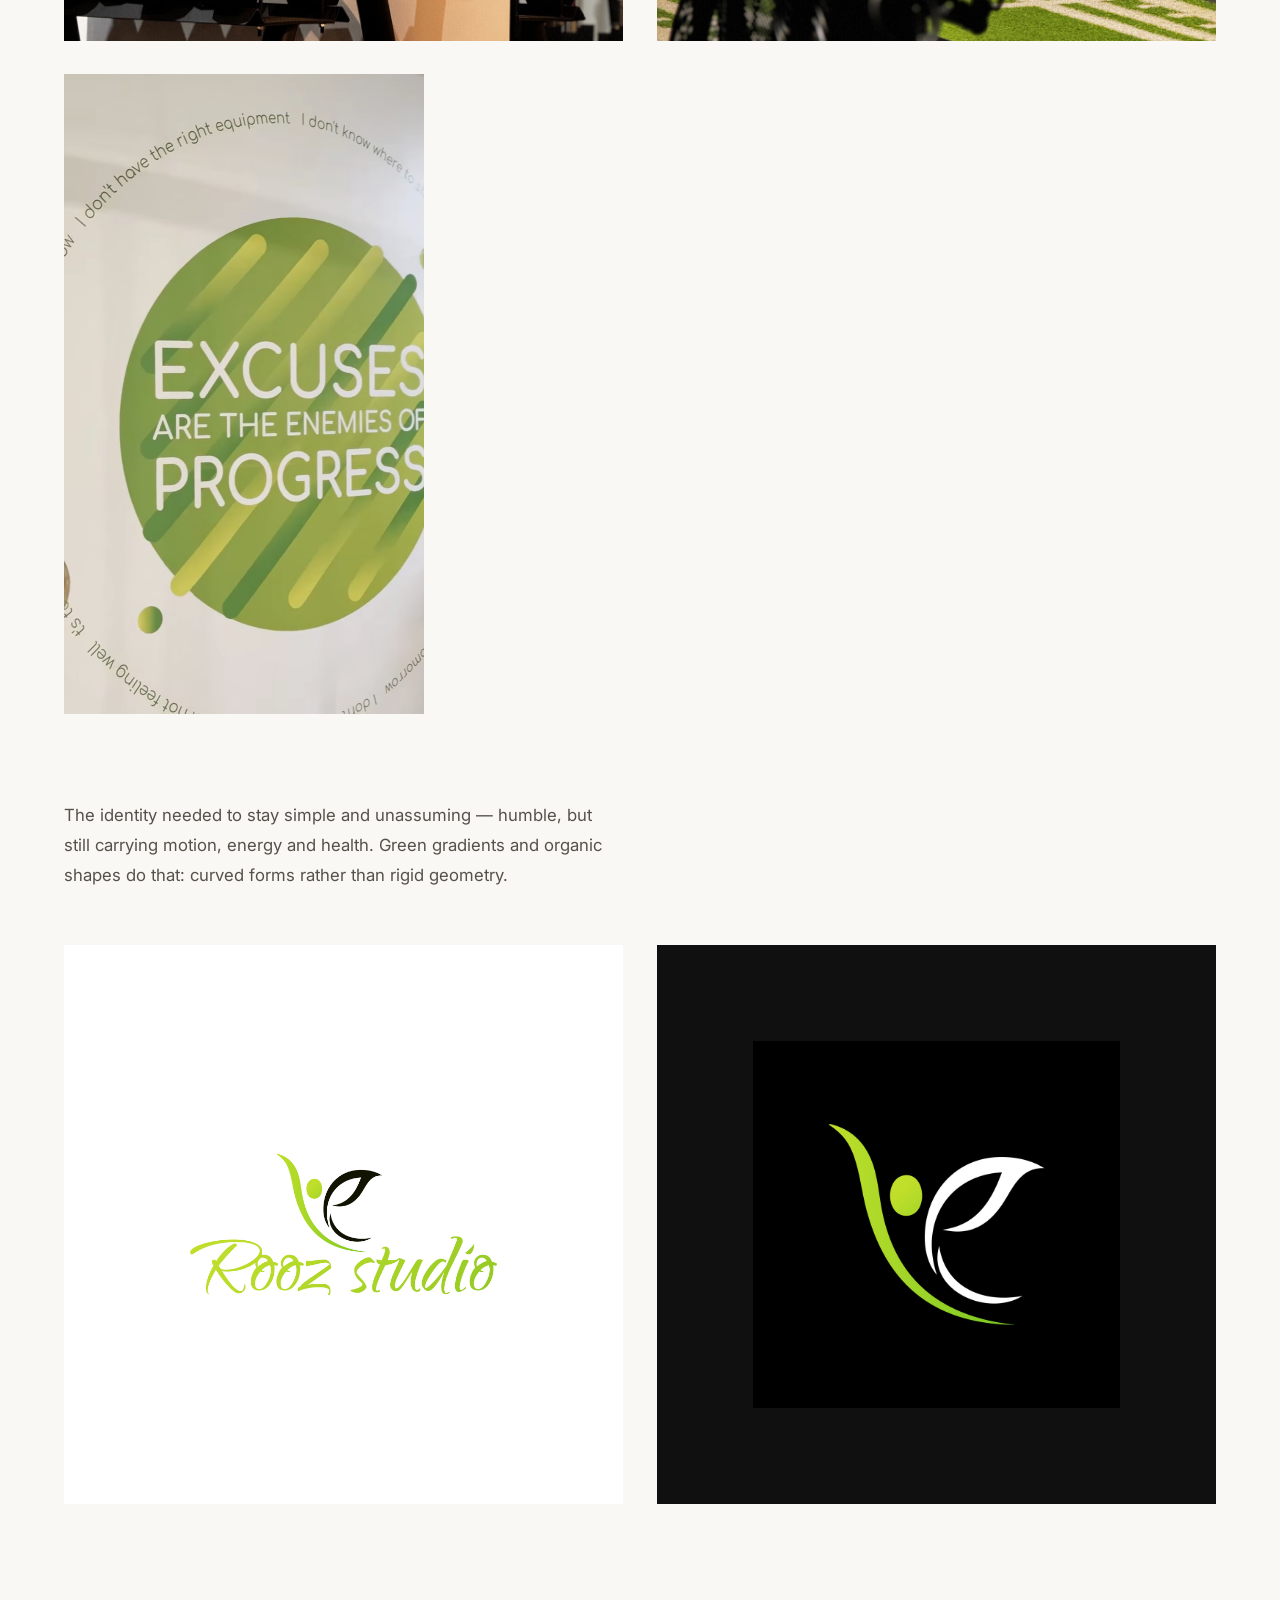
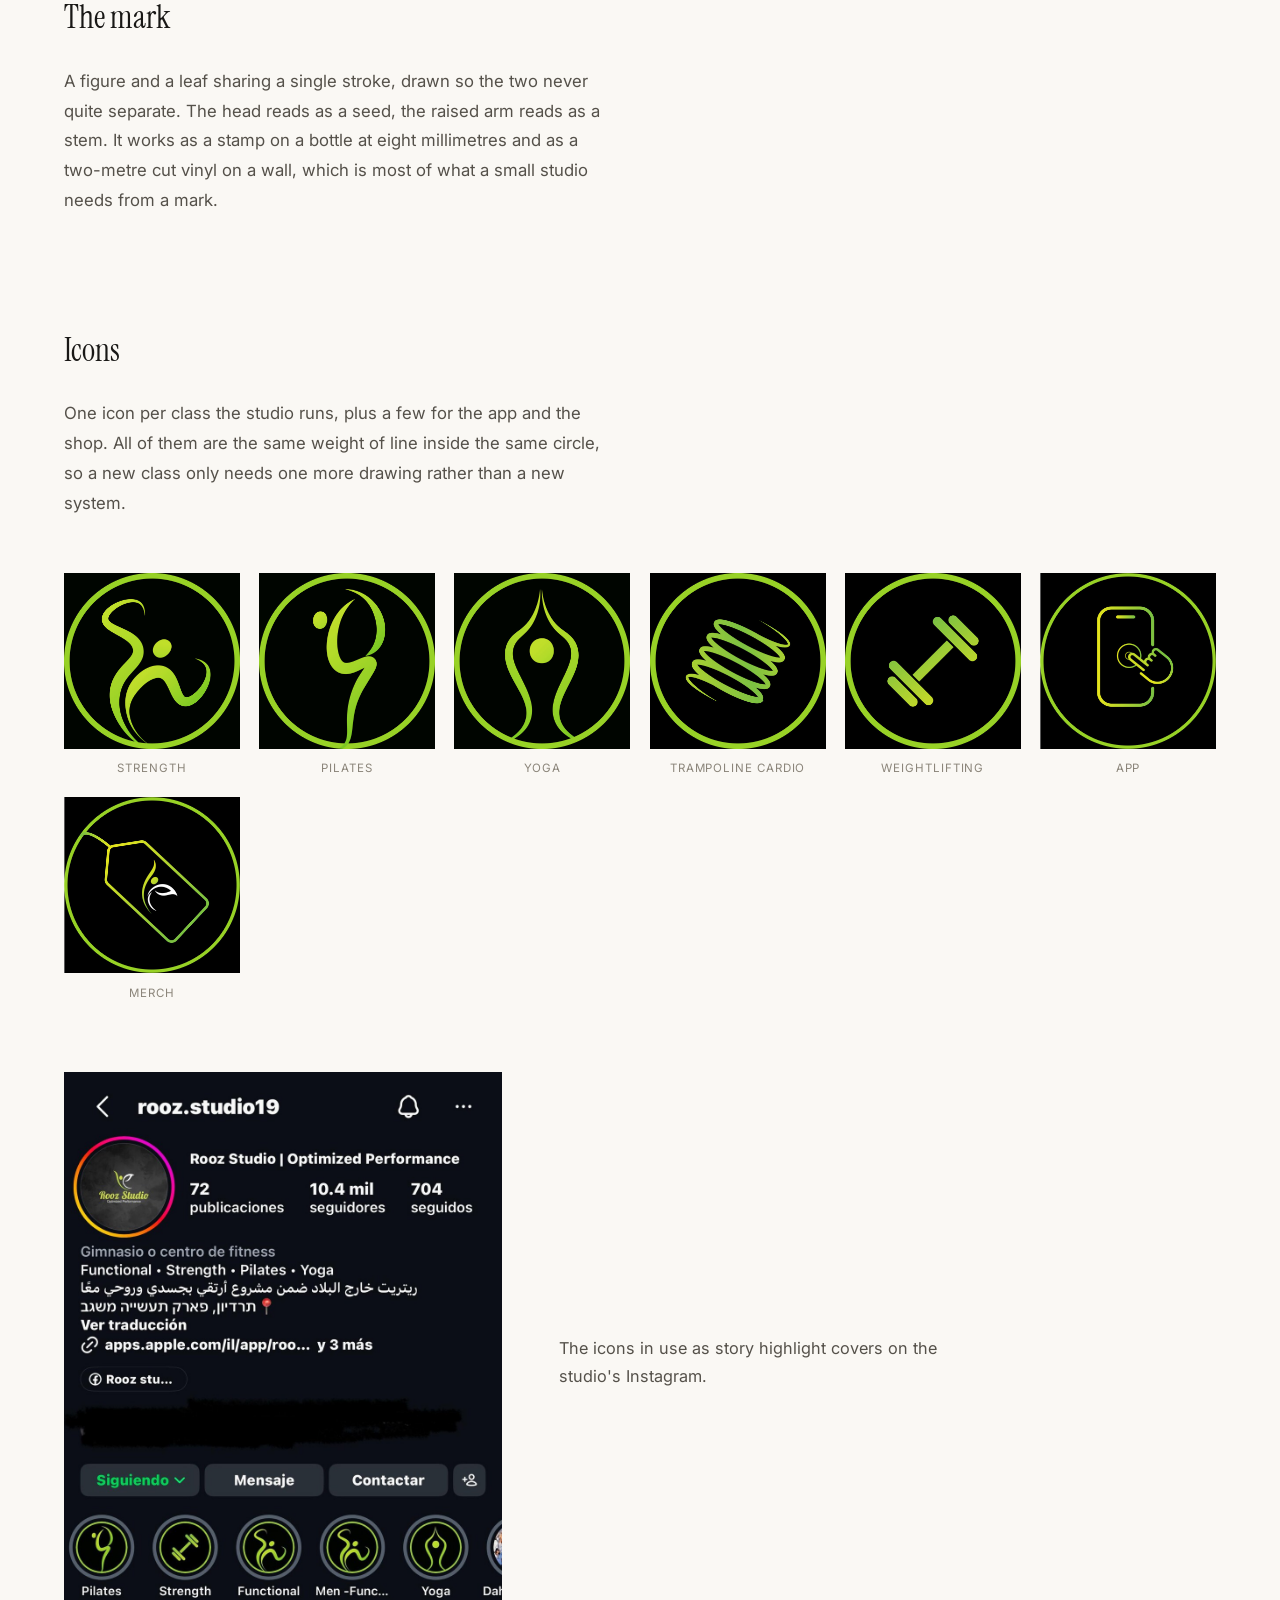
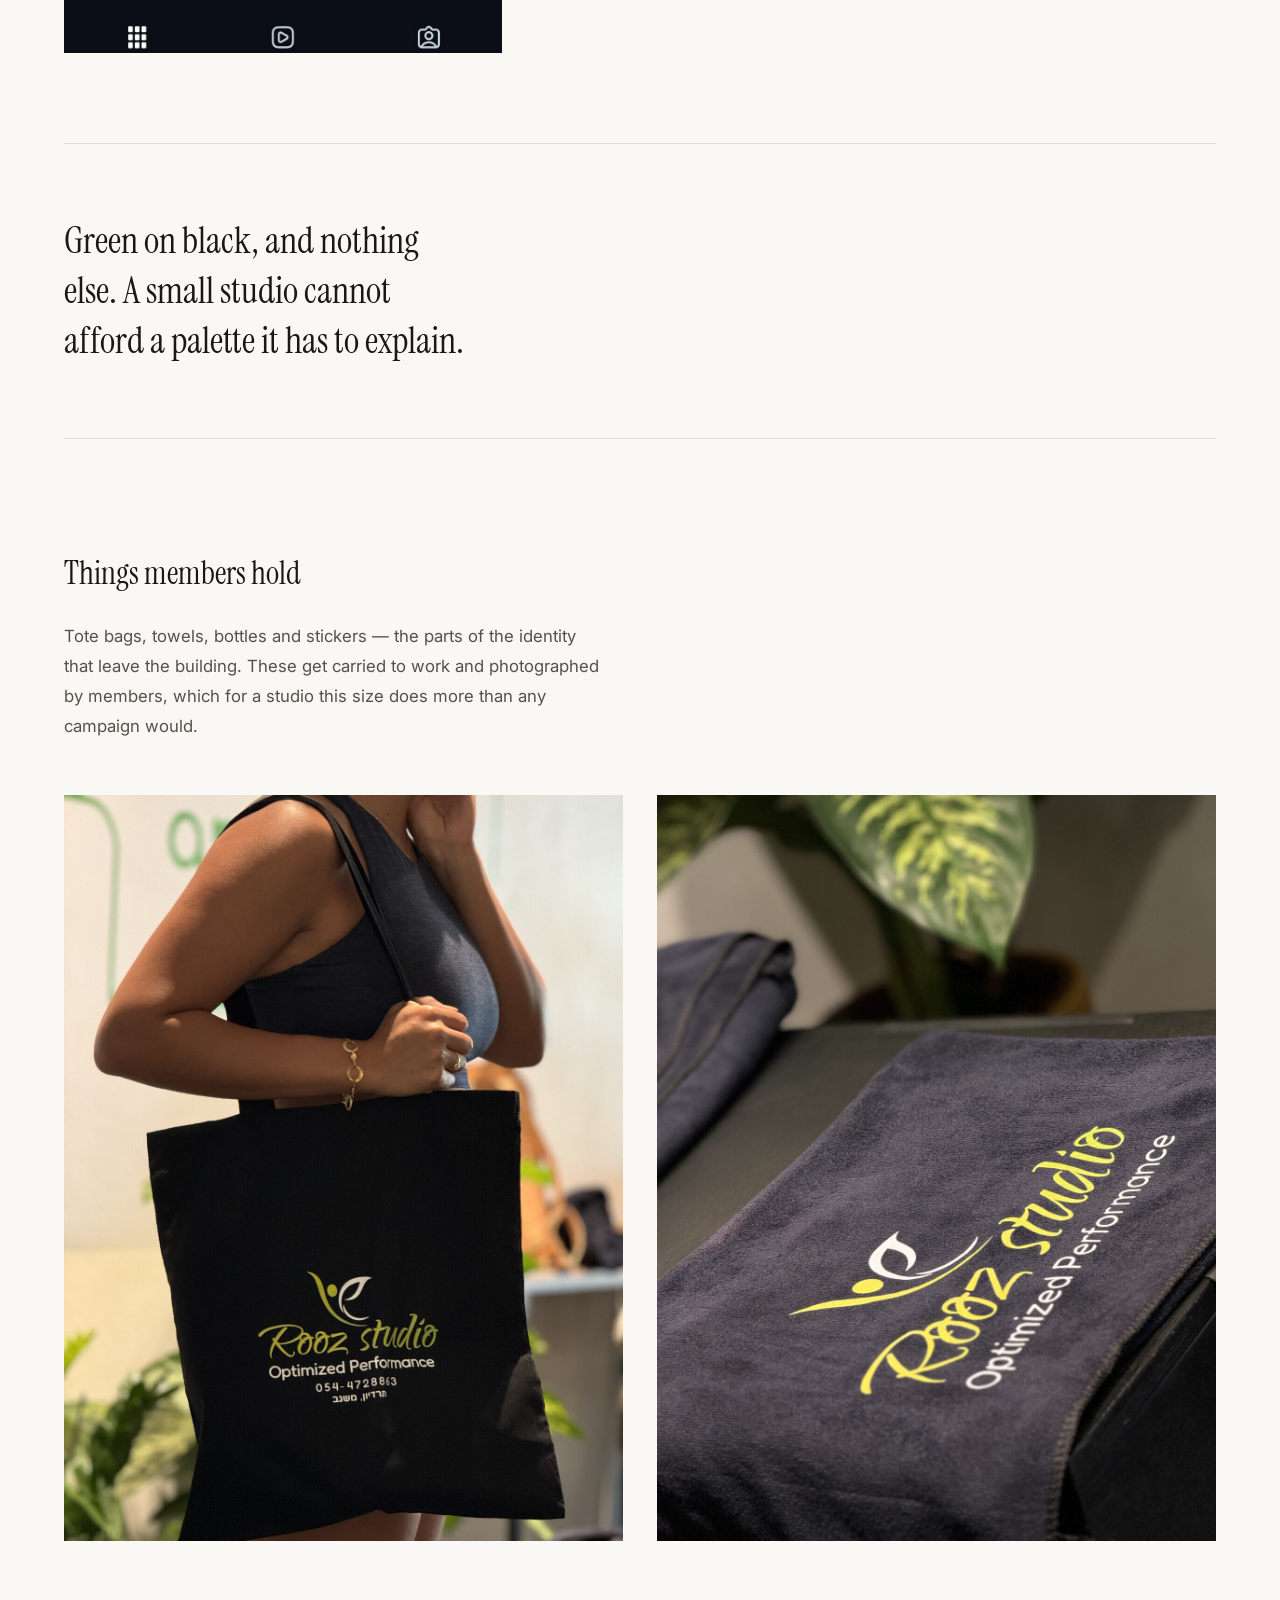
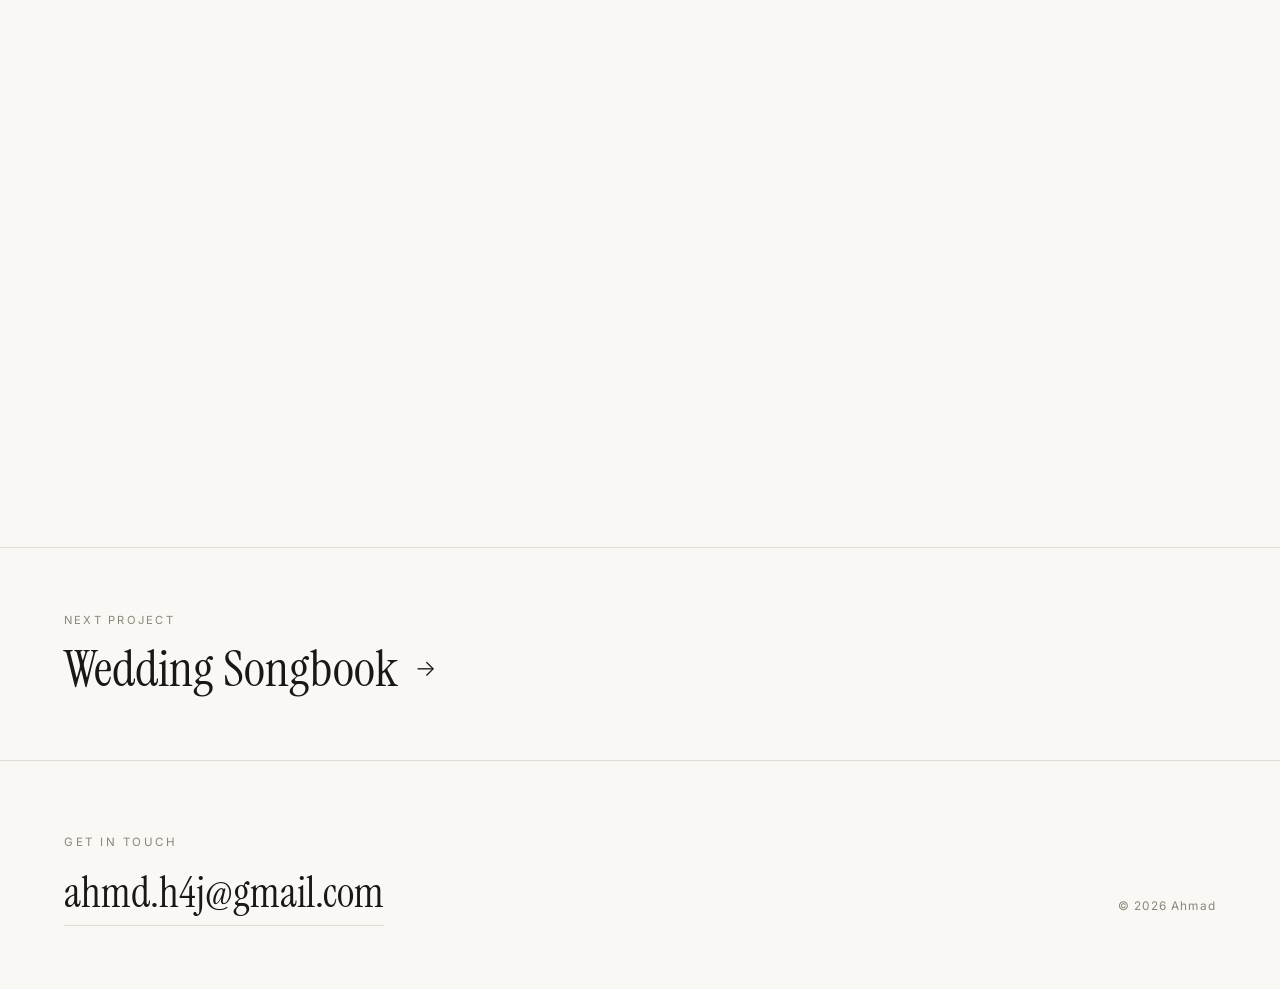
<file: rooz.html>
<!DOCTYPE html>
<html lang="en">
<head>
<meta charset="utf-8">
<meta name="viewport" content="width=device-width, initial-scale=1">
<title>Rooz Studio — Ahmad</title>
<meta name="description" content="Brand identity, icon system, merchandise and environmental graphics for Rooz Studio, a women's fitness studio.">
<meta property="og:type" content="website">
<meta property="og:site_name" content="Ahmad">
<meta property="og:title" content="Rooz Studio — Ahmad">
<meta property="og:description" content="Brand identity and environmental graphics for a women's fitness studio.">
<meta property="og:url" content="https://dvisionn.github.io/rooz.html">
<meta property="og:image" content="https://dvisionn.github.io/img/og.png">
<meta property="og:image:width" content="1200">
<meta property="og:image:height" content="630">
<meta name="twitter:card" content="summary_large_image">
<meta name="twitter:title" content="Rooz Studio — Ahmad">
<meta name="twitter:description" content="Brand identity and environmental graphics for a women's fitness studio.">
<meta name="twitter:image" content="https://dvisionn.github.io/img/og.png">

<link rel="preconnect" href="https://fonts.googleapis.com">
<link rel="preconnect" href="https://fonts.gstatic.com" crossorigin>
<link href="https://fonts.googleapis.com/css2?family=Elms+Sans:wght@700&family=Instrument+Serif:ital@0;1&family=Inter:wght@300;400;500&display=swap" rel="stylesheet">
<link rel="stylesheet" href="css/style.css?v=32">
<style>:root { --plate: #101010; }</style>
</head>
<body>

<header class="site-head">
  <div class="wrap">
    <a class="wordmark" href="index.html"><svg class="mark" viewBox="0 0 1092 1025" fill="currentColor" aria-hidden="true" focusable="false"><path d="M687 142c-54.7 0-142 87.3-142 142 0-54.7-87.3-142-142-142 54.7 0 142-87.3 142-142 0 54.7 87.3 142 142 142Z"/><path d="M687 881c-54.7 0-142 87.3-142 142 0-54.7-87.3-142-142-142 54.7 0 142-87.3 142-142 0 54.7 87.3 142 142 142Z"/><rect y="413" width="1092" height="198"/></svg>Ahmad</a>
    <nav class="site-nav">
      <a href="index.html#work">Work</a>
      <a href="index.html#contact">Contact</a>
    </nav>
  </div>
</header>

<main>

  <section class="case-head wrap">
    <a class="back" href="index.html#work"><span class="arw">&larr;</span> All work</a>
    <h1 class="rv">Rooz Studio</h1>
    <p class="sub rv">Identity, icon system and environmental graphics for a women's fitness studio.</p>

    <dl class="facts rv">
      <div><dt>Client</dt><dd>Rooz Studio</dd></div>
      <div><dt>Year</dt><dd>2024</dd></div>
      <div><dt>Scope</dt><dd>Logo, icon system, merchandise, print, wall graphics</dd></div>
      <div><dt>Audience</dt><dd>Women</dd></div>
    </dl>
  </section>

  <div class="wrap">

    <section class="text rv">
      <h2>In the space</h2>
      <p>Wall graphics run through the studio at the points where people stop moving.</p>
    </section>

    <div class="pair rv">
      <figure class="fig">
        <img src="img/rooz/wall-graphic.jpg" alt="Wall graphic reading Sweat is just fat crying, in the free weights area">
      </figure>
      <figure class="fig">
        <img src="img/rooz/gym-wall.jpg" alt="Studio interior with wall lettering behind the equipment">
      </figure>
    </div>

    <figure class="fig fig--reel rv">
      <video autoplay muted loop playsinline preload="metadata"
             width="720" height="1280"
             poster="video/rooz-space-poster.jpg"
             aria-label="Walk past the Rooz Studio wall graphics: Excuses are the enemies of progress, Sweat is just fat crying, Hydrate and regenerate, and the squat racks">
        <source src="video/rooz-space.webm" type="video/webm">
        <source src="video/rooz-space.mp4" type="video/mp4">
        <img src="video/rooz-space-poster.jpg" alt="Rooz Studio wall graphic reading Excuses are the enemies of progress">
      </video>
    </figure>

    <section class="text rv">
      <p>The identity needed to stay simple and unassuming — humble, but still carrying motion, energy and health. Green gradients and organic shapes do that: curved forms rather than rigid geometry.</p>
    </section>

    <div class="pair rv">
      <figure class="fig"><div class="plate" style="--plate:#fff"><img src="img/rooz/logo-light.jpg" alt="Rooz Studio logotype in green on white"></div></figure>
      <figure class="fig"><div class="plate"><img src="img/rooz/symbol.jpg" alt="Rooz Studio symbol: a figure and a leaf sharing one stroke"></div></figure>
    </div>

    <section class="text rv">
      <h2>The mark</h2>
      <p>A figure and a leaf sharing a single stroke, drawn so the two never quite separate. The head reads as a seed, the raised arm reads as a stem. It works as a stamp on a bottle at eight millimetres and as a two-metre cut vinyl on a wall, which is most of what a small studio needs from a mark.</p>
    </section>

    <section class="text rv">
      <h2>Icons</h2>
      <p>One icon per class the studio runs, plus a few for the app and the shop. All of them are the same weight of line inside the same circle, so a new class only needs one more drawing rather than a new system.</p>
    </section>

    <div class="icons rv">
      <figure><img src="img/rooz/icon-yoga.jpg" alt="Strength icon" loading="lazy"><figcaption>Strength</figcaption></figure>
      <figure><img src="img/rooz/icon-pilates-icon.jpg" alt="Pilates icon" loading="lazy"><figcaption>Pilates</figcaption></figure>
      <figure><img src="img/rooz/icon-power.jpg" alt="Yoga icon" loading="lazy"><figcaption>Yoga</figcaption></figure>
      <figure><img src="img/rooz/icon-trampoline.jpg" alt="Trampoline cardio icon" loading="lazy"><figcaption>Trampoline cardio</figcaption></figure>
      <figure><img src="img/rooz/icon-weightlifting.jpg" alt="Weightlifting icon" loading="lazy"><figcaption>Weightlifting</figcaption></figure>
      <figure><img src="img/rooz/icon-app.jpg" alt="App icon" loading="lazy"><figcaption>App</figcaption></figure>
      <figure><img src="img/rooz/icon-merch-08.jpg" alt="Merch icon" loading="lazy"><figcaption>Merch</figcaption></figure>
    </div>

    <section class="split rv">
      <figure>
        <img src="img/rooz/instagram-highlights.jpg" alt="The Rooz Studio Instagram profile, with the class icons used as story highlight covers" loading="lazy">
      </figure>
      <div class="body">
        <p>The icons in use as story highlight covers on the studio's Instagram.</p>
      </div>
    </section>

    <section class="quote rv">
      <p>Green on black, and nothing else. A small studio cannot afford a palette it has to explain.</p>
    </section>

    <section class="text rv">
      <h2>Things members hold</h2>
      <p>Tote bags, towels, bottles and stickers — the parts of the identity that leave the building. These get carried to work and photographed by members, which for a studio this size does more than any campaign would.</p>
    </section>

    <div class="pair rv">
      <figure class="fig"><img src="img/rooz/tote.jpg" alt="Black Rooz Studio tote bag carried on the shoulder" loading="lazy"></figure>
      <figure class="fig"><img src="img/rooz/towel.jpg" alt="Grey Rooz Studio towel with embroidered logo" loading="lazy"></figure>
    </div>

    <div class="trio rv">
      <figure class="fig"><img src="img/rooz/towels-rolled.jpg" alt="Rolled Rooz Studio towels" loading="lazy"></figure>
      <figure class="fig"><img src="img/rooz/bottle-dark.jpg" alt="Rooz Studio water bottle on a dark towel" loading="lazy"></figure>
      <figure class="fig"><img src="img/rooz/bottle-towel.jpg" alt="Rooz Studio bottle and rolled towel on a step" loading="lazy"></figure>
    </div>

  </div>

  <nav class="next">
    <a class="wrap" href="wedding-booklet.html">
      <span class="lbl">Next project</span>
      <h2>Wedding Songbook <span class="arw">&rarr;</span></h2>
    </a>
  </nav>

</main>

<footer class="site-foot">
  <div class="wrap row">
    <div>
      <p class="eyebrow" style="margin-bottom:1.2rem">Get in touch</p>
      <a class="mail" href="mailto:ahmd.h4j@gmail.com">ahmd.h4j@gmail.com</a>
    </div>
    <small>&copy; 2026 Ahmad</small>
  </div>
</footer>

<script src="js/main.js?v=32"></script>
</body>
</html>
</file>
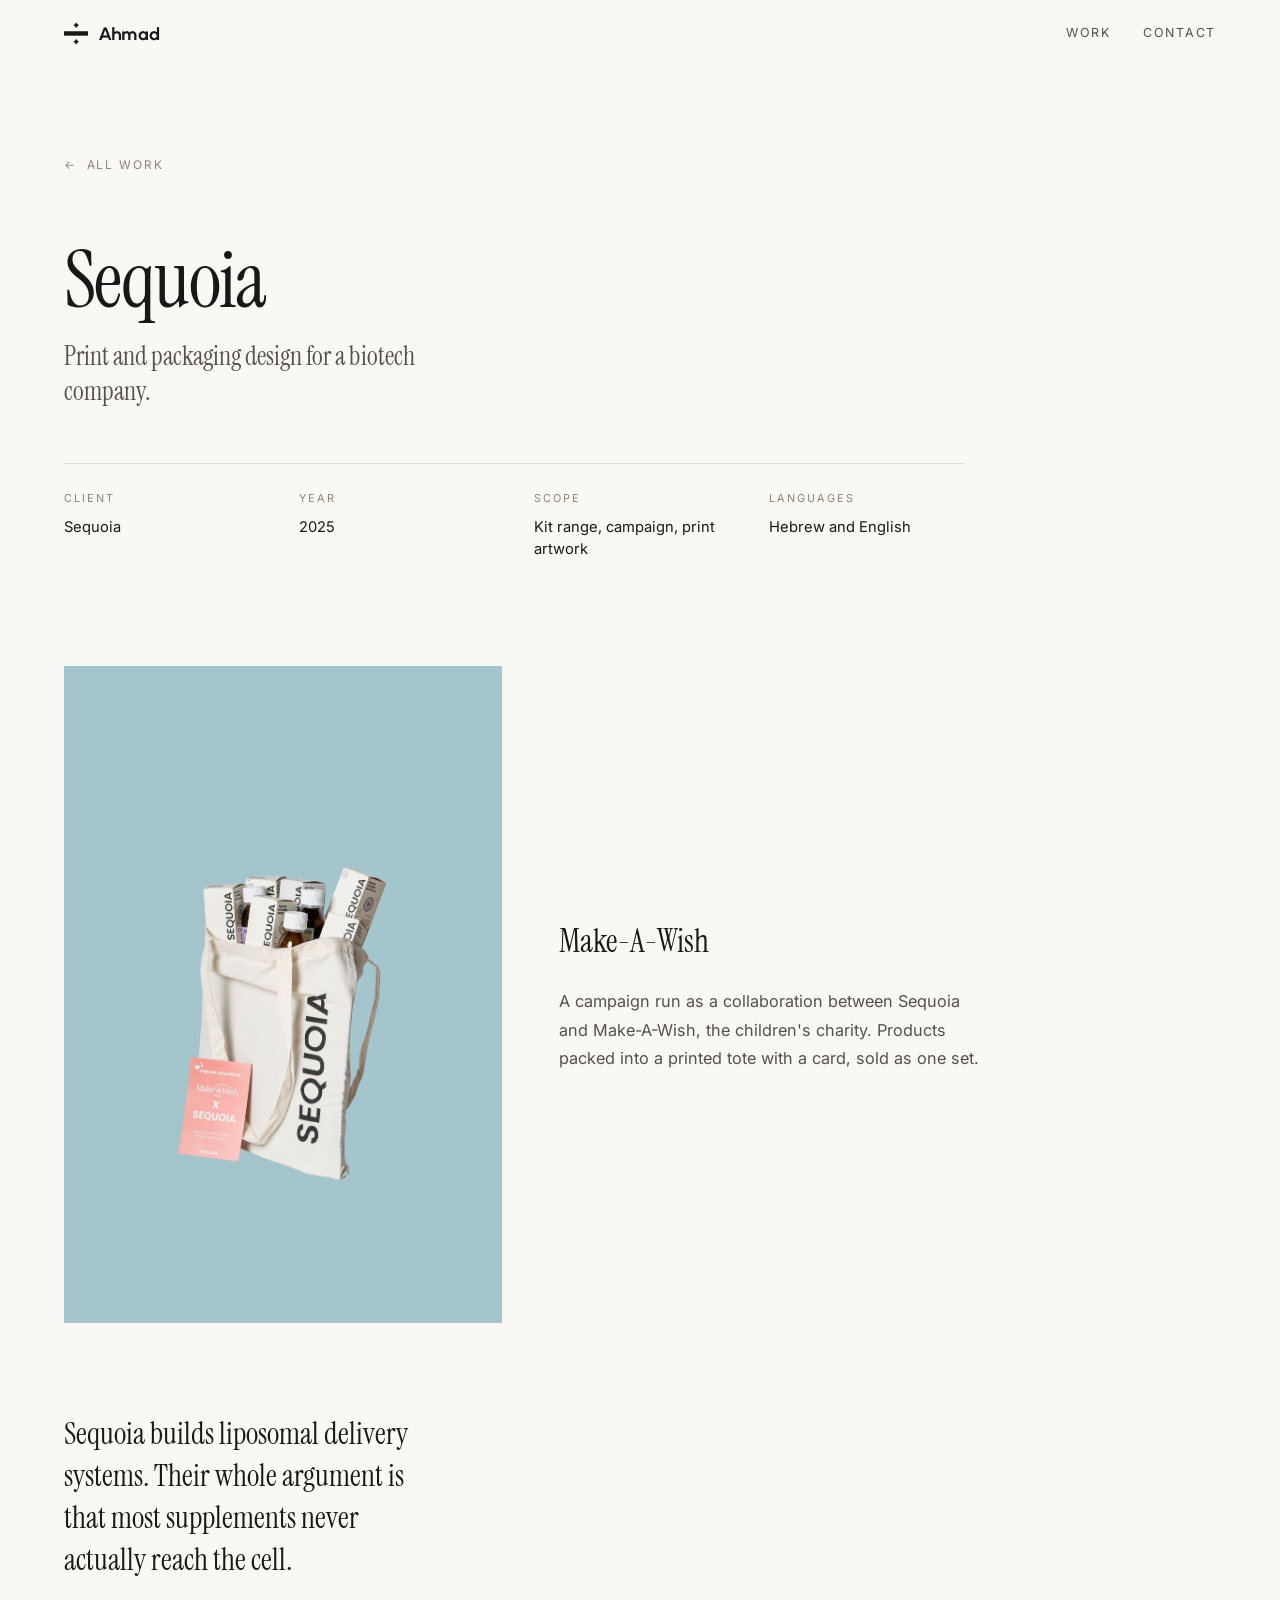
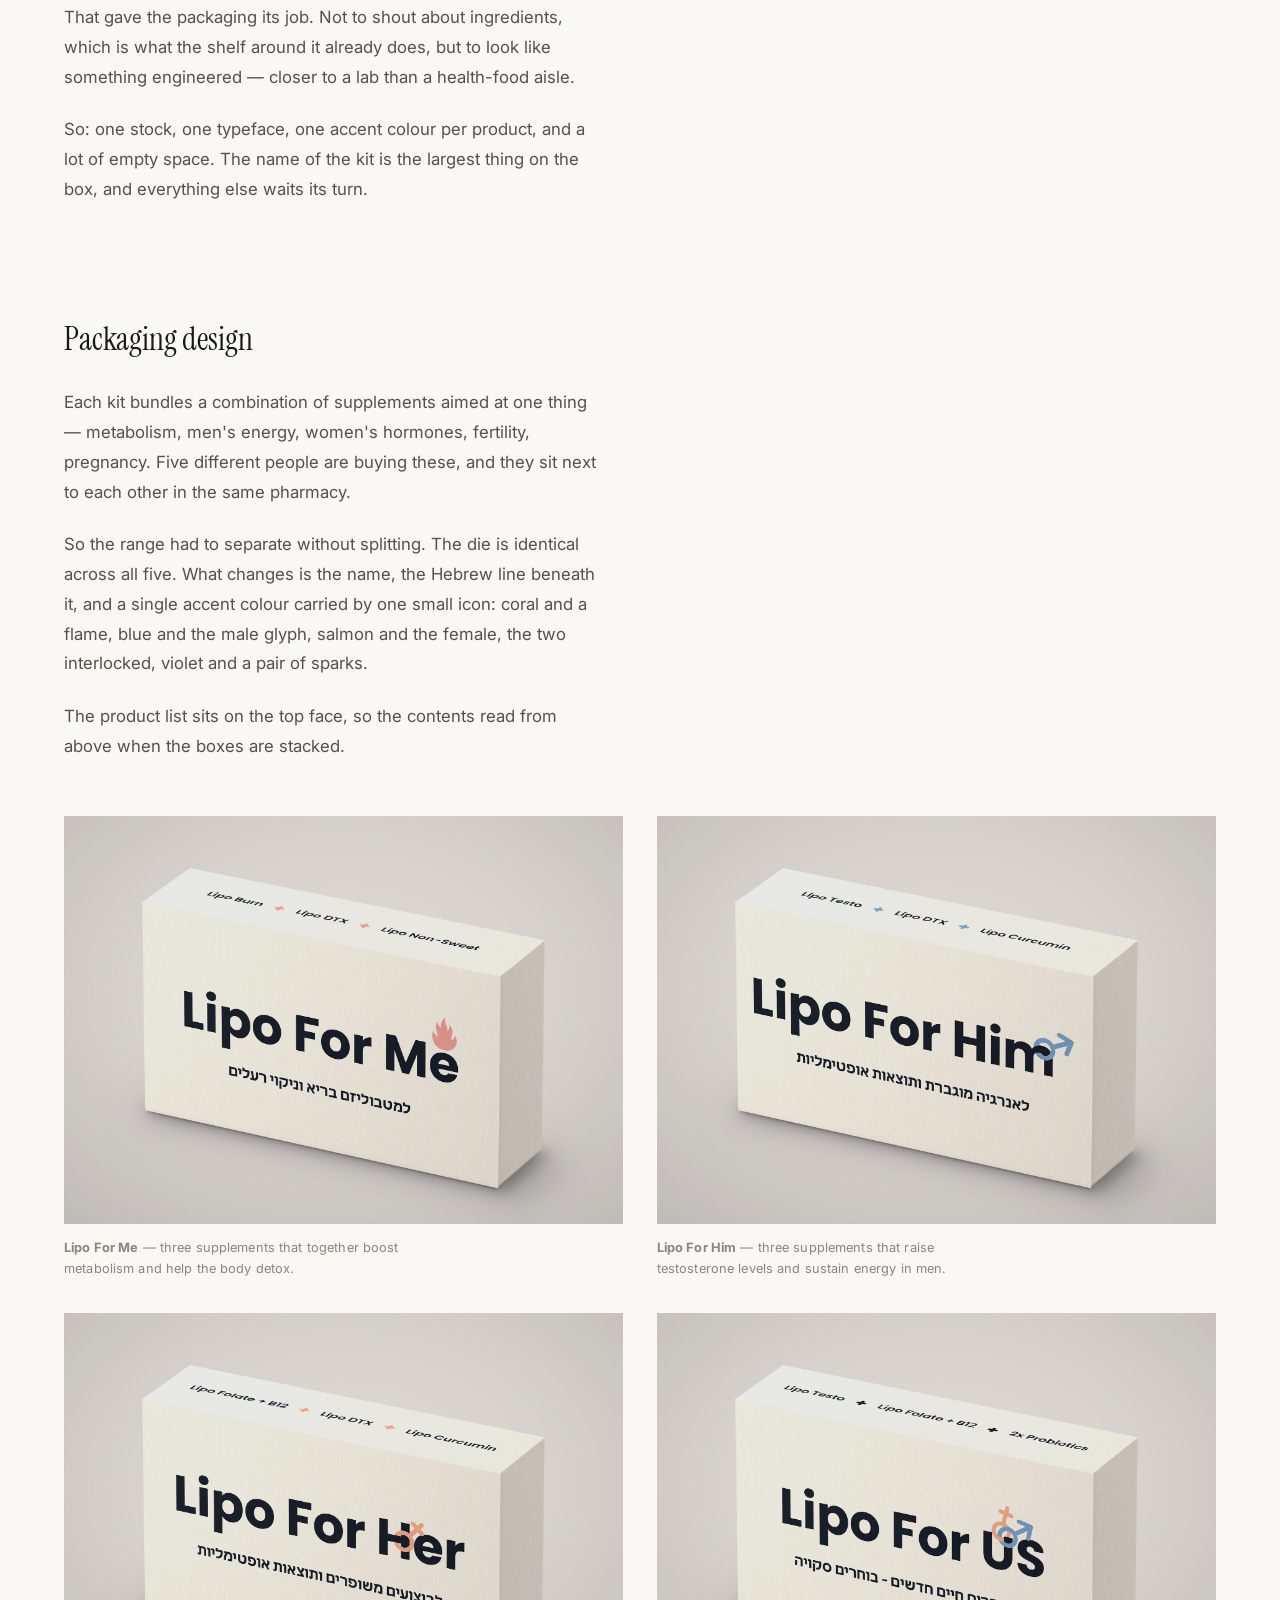
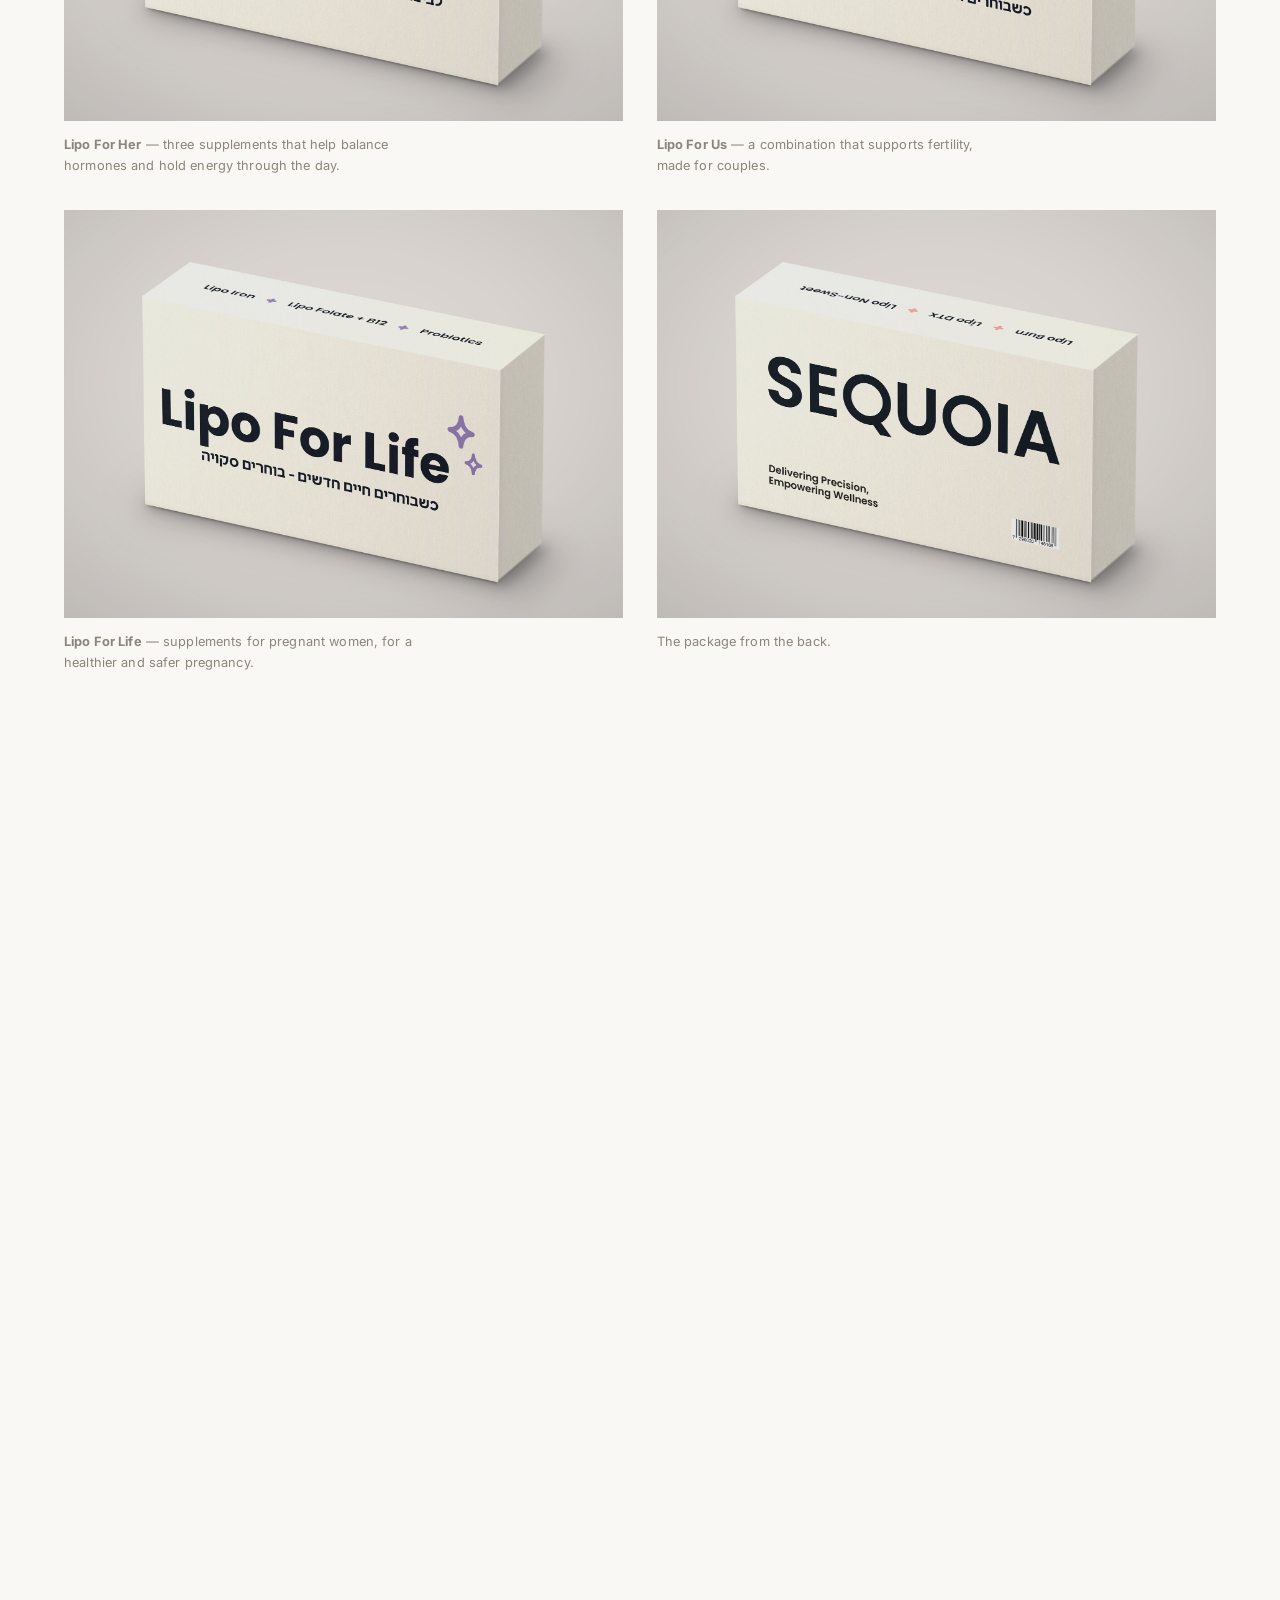
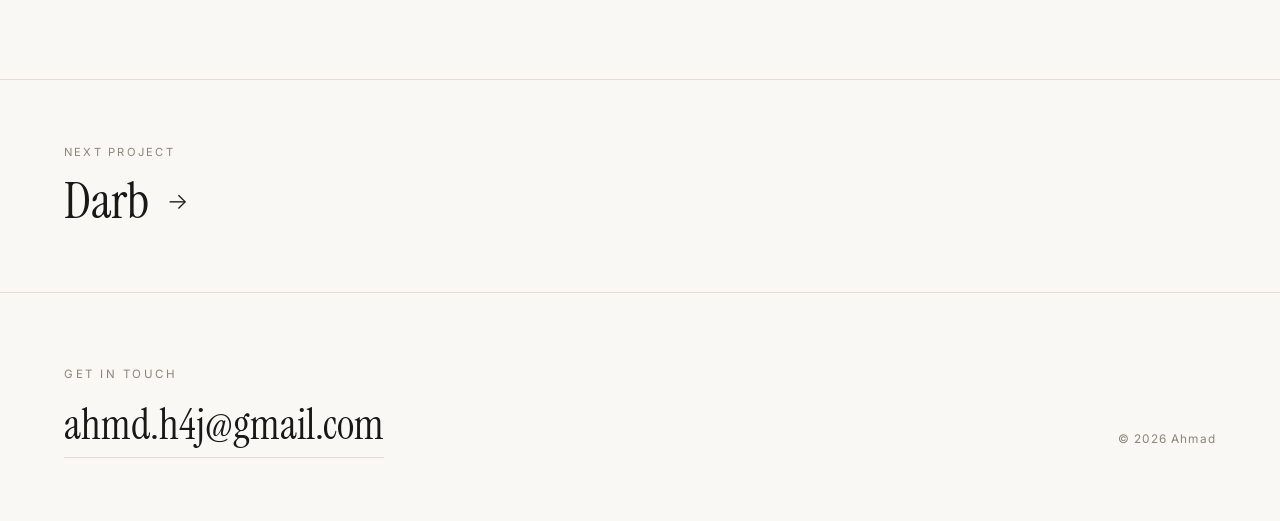
<file: sequoia.html>
<!DOCTYPE html>
<html lang="en">
<head>
<meta charset="utf-8">
<meta name="viewport" content="width=device-width, initial-scale=1">
<title>Sequoia — Ahmad</title>
<meta name="description" content="Print and packaging design for Sequoia, a biotech company — a five-kit range and a charity campaign.">
<meta property="og:type" content="website">
<meta property="og:site_name" content="Ahmad">
<meta property="og:title" content="Sequoia — Ahmad">
<meta property="og:description" content="Print and packaging design for a biotech company.">
<meta property="og:url" content="https://dvisionn.github.io/sequoia.html">
<meta property="og:image" content="https://dvisionn.github.io/img/og.png">
<meta property="og:image:width" content="1200">
<meta property="og:image:height" content="630">
<meta name="twitter:card" content="summary_large_image">
<meta name="twitter:title" content="Sequoia — Ahmad">
<meta name="twitter:description" content="Print and packaging design for a biotech company.">
<meta name="twitter:image" content="https://dvisionn.github.io/img/og.png">

<link rel="preconnect" href="https://fonts.googleapis.com">
<link rel="preconnect" href="https://fonts.gstatic.com" crossorigin>
<link href="https://fonts.googleapis.com/css2?family=Elms+Sans:wght@700&family=Instrument+Serif:ital@0;1&family=Inter:wght@300;400;500&display=swap" rel="stylesheet">
<link rel="stylesheet" href="css/style.css?v=35">
<style>:root { --plate: #f2efe7; }</style>
</head>
<body>

<header class="site-head">
  <div class="wrap">
    <a class="wordmark" href="index.html"><svg class="mark" viewBox="0 0 1092 1025" fill="currentColor" aria-hidden="true" focusable="false"><path d="M687 142c-54.7 0-142 87.3-142 142 0-54.7-87.3-142-142-142 54.7 0 142-87.3 142-142 0 54.7 87.3 142 142 142Z"/><path d="M687 881c-54.7 0-142 87.3-142 142 0-54.7-87.3-142-142-142 54.7 0 142-87.3 142-142 0 54.7 87.3 142 142 142Z"/><rect y="413" width="1092" height="198"/></svg>Ahmad</a>
    <nav class="site-nav">
      <a href="index.html#work">Work</a>
      <a href="index.html#contact">Contact</a>
    </nav>
  </div>
</header>

<main>

  <section class="case-head wrap">
    <a class="back" href="index.html#work"><span class="arw">&larr;</span> All work</a>
    <h1 class="rv">Sequoia</h1>
    <p class="sub rv">Print and packaging design for a biotech company.</p>

    <dl class="facts rv">
      <div><dt>Client</dt><dd>Sequoia</dd></div>
      <div><dt>Year</dt><dd>2025</dd></div>
      <div><dt>Scope</dt><dd>Kit range, campaign, print artwork</dd></div>
      <div><dt>Languages</dt><dd>Hebrew and English</dd></div>
    </dl>
  </section>

  <div class="wrap">

    <section class="split rv">
      <figure>
        <img src="img/sequoia/make-a-wish-tote.jpg" alt="Sequoia tote bag filled with product cartons and amber bottles, with a pink Make-A-Wish card">
      </figure>
      <div class="body">
        <h2>Make-A-Wish</h2>
        <p>A campaign run as a collaboration between Sequoia and Make-A-Wish, the children's charity. Products packed into a printed tote with a card, sold as one set.</p>
      </div>
    </section>

    <section class="text rv">
      <p class="lead">Sequoia builds liposomal delivery systems. Their whole argument is that most supplements never actually reach the cell.</p>
      <p>That gave the packaging its job. Not to shout about ingredients, which is what the shelf around it already does, but to look like something engineered — closer to a lab than a health-food aisle.</p>
      <p>So: one stock, one typeface, one accent colour per product, and a lot of empty space. The name of the kit is the largest thing on the box, and everything else waits its turn.</p>
    </section>

    <section class="text rv">
      <h2>Packaging design</h2>
      <p>Each kit bundles a combination of supplements aimed at one thing — metabolism, men's energy, women's hormones, fertility, pregnancy. Five different people are buying these, and they sit next to each other in the same pharmacy.</p>
      <p>So the range had to separate without splitting. The die is identical across all five. What changes is the name, the Hebrew line beneath it, and a single accent colour carried by one small icon: coral and a flame, blue and the male glyph, salmon and the female, the two interlocked, violet and a pair of sparks.</p>
      <p>The product list sits on the top face, so the contents read from above when the boxes are stacked.</p>
    </section>

    <div class="pair rv">
      <figure class="fig">
        <img src="img/sequoia/kit-for-me.jpg" alt="Lipo For Me kit" loading="lazy">
        <figcaption><strong>Lipo For Me</strong> — three supplements that together boost metabolism and help the body detox.</figcaption>
      </figure>
      <figure class="fig">
        <img src="img/sequoia/kit-for-him.jpg" alt="Lipo For Him kit" loading="lazy">
        <figcaption><strong>Lipo For Him</strong> — three supplements that raise testosterone levels and sustain energy in men.</figcaption>
      </figure>
    </div>

    <div class="pair rv">
      <figure class="fig">
        <img src="img/sequoia/kit-for-her.jpg" alt="Lipo For Her kit" loading="lazy">
        <figcaption><strong>Lipo For Her</strong> — three supplements that help balance hormones and hold energy through the day.</figcaption>
      </figure>
      <figure class="fig">
        <img src="img/sequoia/kit-for-us.jpg" alt="Lipo For Us kit" loading="lazy">
        <figcaption><strong>Lipo For Us</strong> — a combination that supports fertility, made for couples.</figcaption>
      </figure>
    </div>

    <div class="pair rv">
      <figure class="fig">
        <img src="img/sequoia/kit-for-life.jpg" alt="Lipo For Life kit" loading="lazy">
        <figcaption><strong>Lipo For Life</strong> — supplements for pregnant women, for a healthier and safer pregnancy.</figcaption>
      </figure>
      <figure class="fig">
        <img src="img/sequoia/kit-for-me-back.jpg" alt="Reverse of the Lipo For Me sleeve, showing the Sequoia wordmark and barcode" loading="lazy">
        <figcaption>The package from the back.</figcaption>
      </figure>
    </div>

    <section class="quote rv">
      <p>The name of the kit is the largest thing on the box. Everything else waits its turn.</p>
    </section>

    <section class="text rv">
      <h2>In use</h2>
      <p>The packaging in the client's own social posts — unboxings, shelf shots and campaign films.</p>
      <ul class="links rv">
        <li><a href="https://www.instagram.com/reel/DNfoK7BMsib/" target="_blank" rel="noopener">Reel one<span class="src">Instagram &#8599;</span></a></li>
        <li><a href="https://www.instagram.com/reel/DKWmx0BCHF5/" target="_blank" rel="noopener">Reel two<span class="src">Instagram &#8599;</span></a></li>
        <li><a href="https://www.instagram.com/reel/DQJtx_PjCLk/" target="_blank" rel="noopener">Reel three<span class="src">Instagram &#8599;</span></a></li>
        <li><a href="https://www.instagram.com/reel/DIWEEeJMzX2/" target="_blank" rel="noopener">Reel four<span class="src">Instagram &#8599;</span></a></li>
      </ul>
    </section>

  </div>

  <nav class="next">
    <a class="wrap" href="darb.html">
      <span class="lbl">Next project</span>
      <h2>Darb <span class="arw">&rarr;</span></h2>
    </a>
  </nav>

</main>

<footer class="site-foot">
  <div class="wrap row">
    <div>
      <p class="eyebrow" style="margin-bottom:1.2rem">Get in touch</p>
      <a class="mail" href="mailto:ahmd.h4j@gmail.com">ahmd.h4j@gmail.com</a>
    </div>
    <small>&copy; 2026 Ahmad</small>
  </div>
</footer>

<script src="js/main.js?v=35"></script>
</body>
</html>
</file>
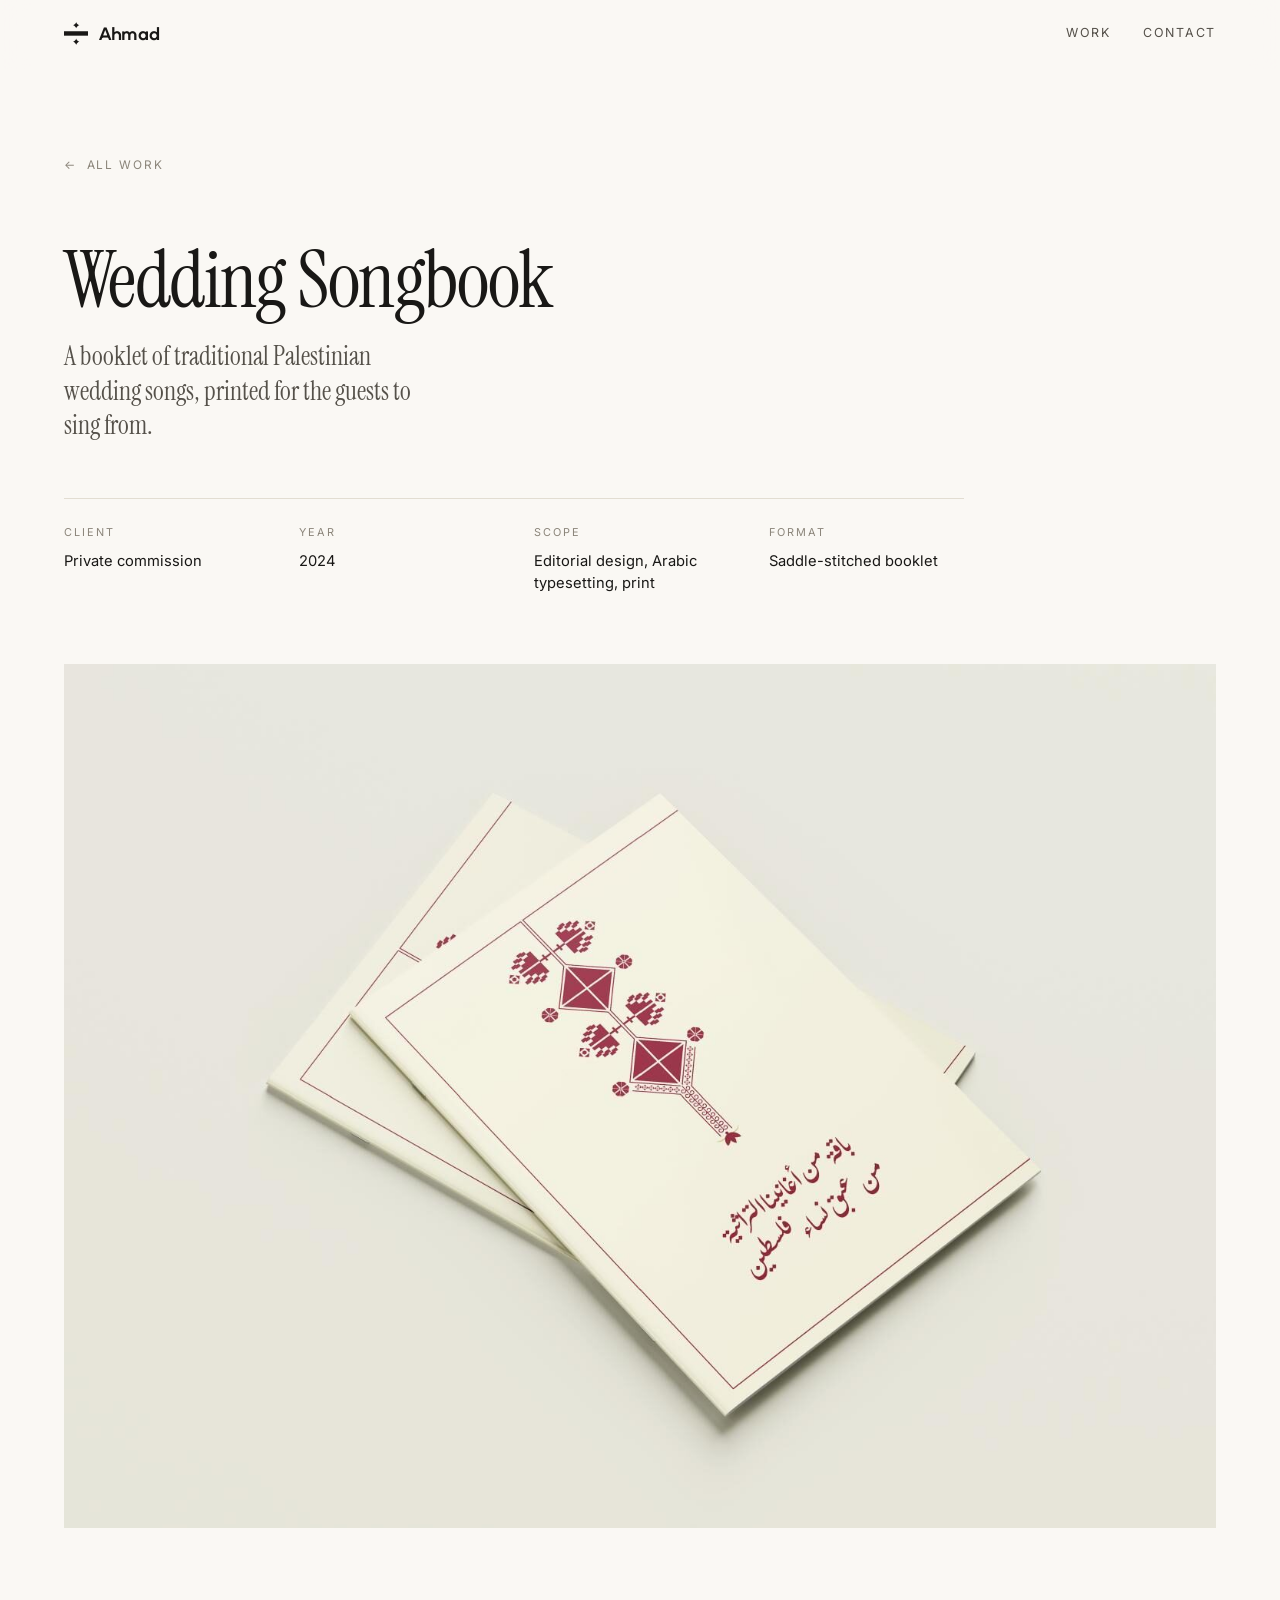
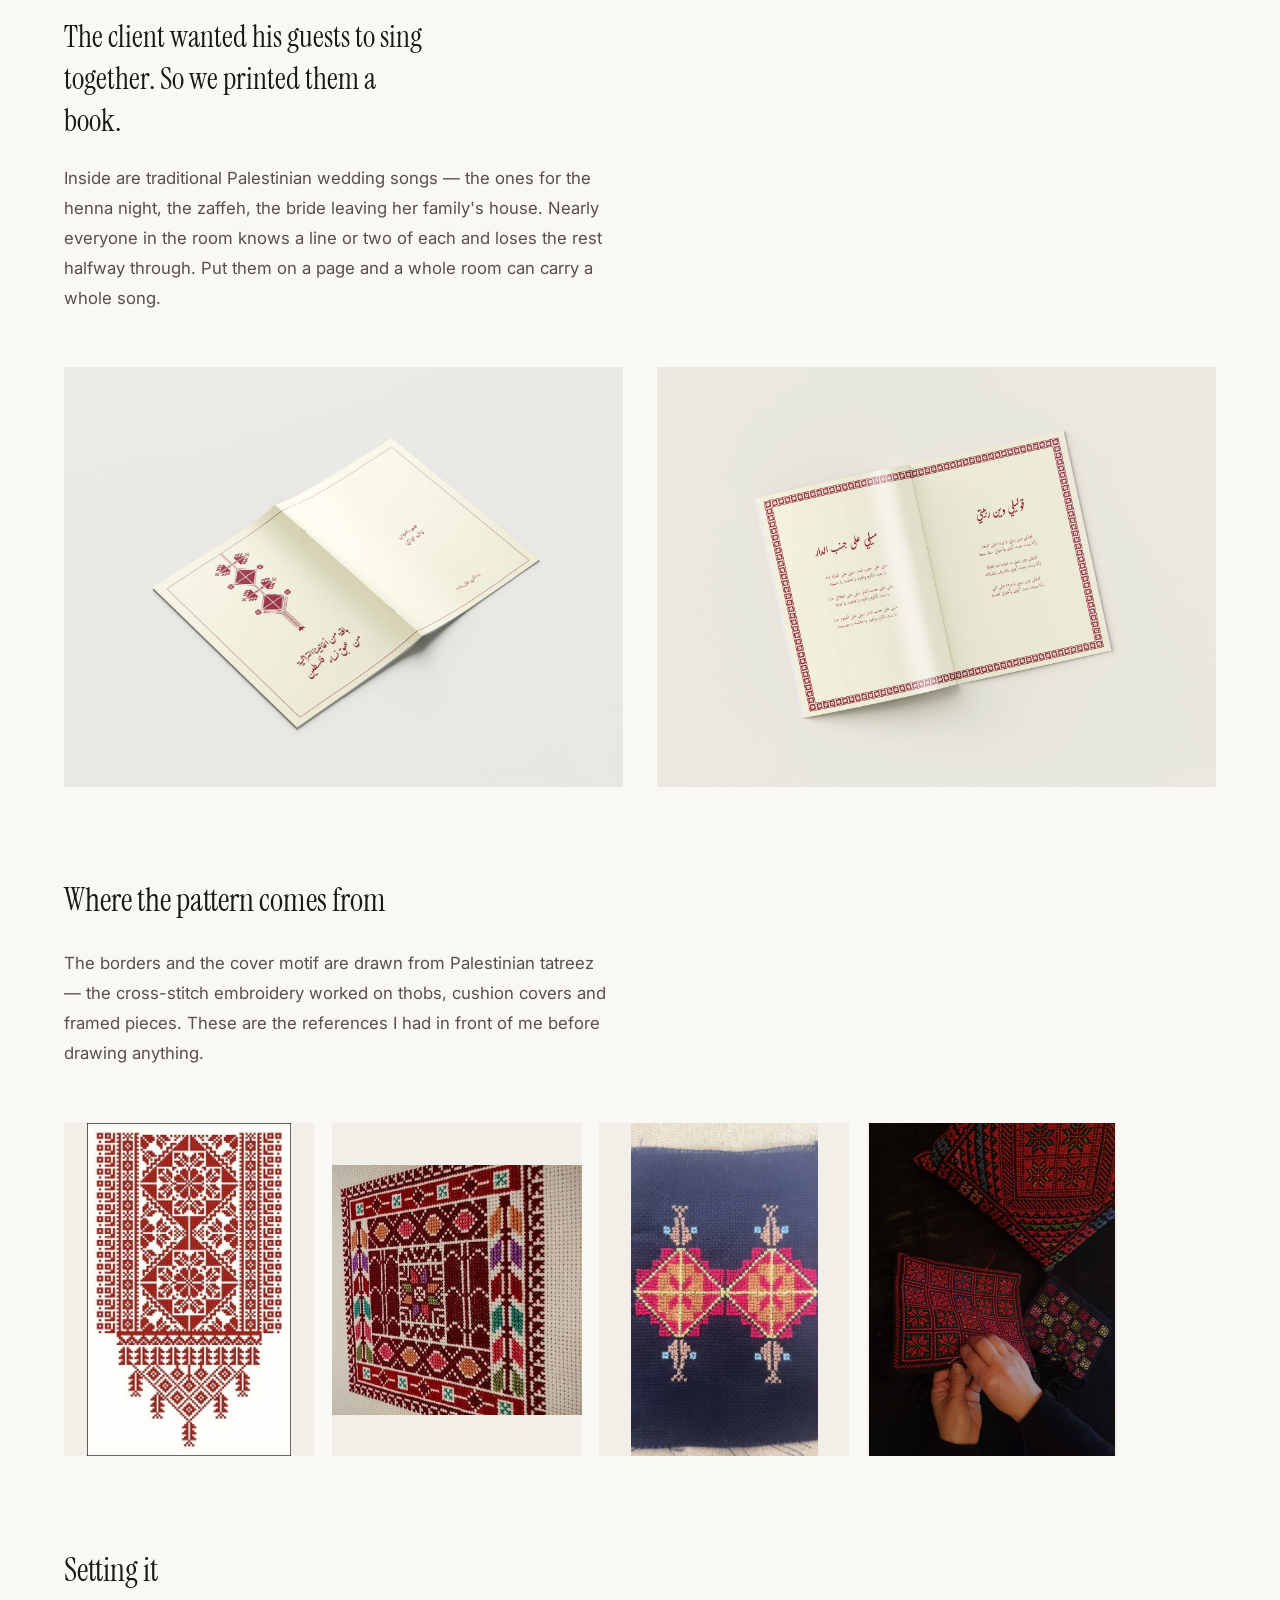
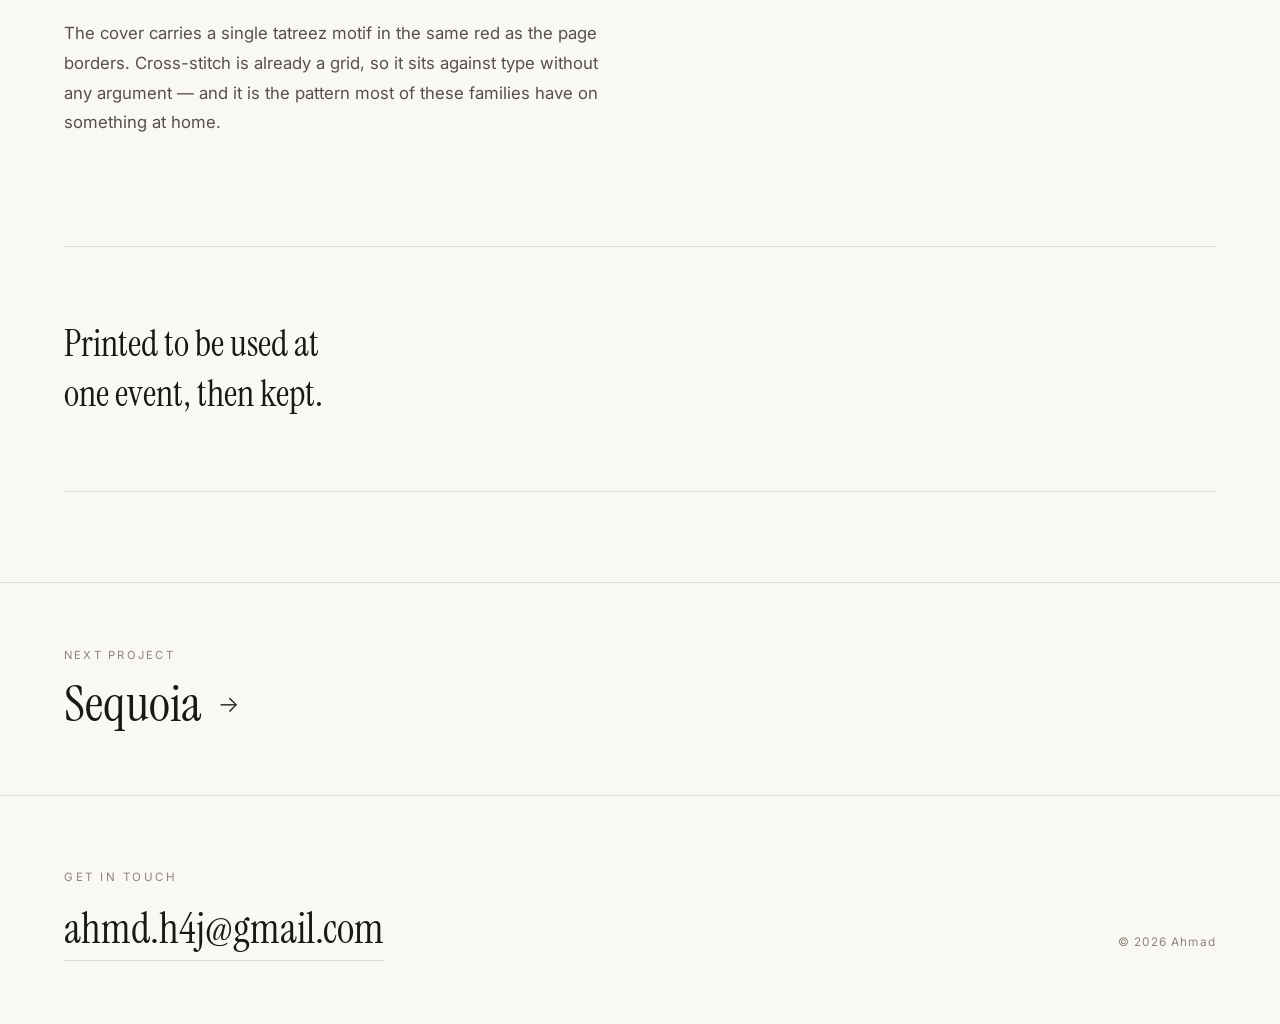
<file: wedding-booklet.html>
<!DOCTYPE html>
<html lang="en">
<head>
<meta charset="utf-8">
<meta name="viewport" content="width=device-width, initial-scale=1">
<title>Wedding Songbook — Ahmad</title>
<meta name="description" content="A printed booklet of traditional Palestinian wedding songs, designed to be handed to guests and sung together.">
<meta property="og:type" content="website">
<meta property="og:site_name" content="Ahmad">
<meta property="og:title" content="Wedding Songbook — Ahmad">
<meta property="og:description" content="A booklet of traditional Palestinian wedding songs, printed for the guests.">
<meta property="og:url" content="https://dvisionn.github.io/wedding-booklet.html">
<meta property="og:image" content="https://dvisionn.github.io/img/og.png">
<meta property="og:image:width" content="1200">
<meta property="og:image:height" content="630">
<meta name="twitter:card" content="summary_large_image">
<meta name="twitter:title" content="Wedding Songbook — Ahmad">
<meta name="twitter:description" content="A booklet of traditional Palestinian wedding songs, printed for the guests.">
<meta name="twitter:image" content="https://dvisionn.github.io/img/og.png">

<link rel="preconnect" href="https://fonts.googleapis.com">
<link rel="preconnect" href="https://fonts.gstatic.com" crossorigin>
<link href="https://fonts.googleapis.com/css2?family=Elms+Sans:wght@700&family=Instrument+Serif:ital@0;1&family=Inter:wght@300;400;500&display=swap" rel="stylesheet">
<link rel="stylesheet" href="css/style.css?v=25">
<style>:root { --plate: #e9e6df; }</style>
</head>
<body>

<header class="site-head">
  <div class="wrap">
    <a class="wordmark" href="index.html"><svg class="mark" viewBox="0 0 1092 1025" fill="currentColor" aria-hidden="true" focusable="false"><path d="M687 142c-54.7 0-142 87.3-142 142 0-54.7-87.3-142-142-142 54.7 0 142-87.3 142-142 0 54.7 87.3 142 142 142Z"/><path d="M687 881c-54.7 0-142 87.3-142 142 0-54.7-87.3-142-142-142 54.7 0 142-87.3 142-142 0 54.7 87.3 142 142 142Z"/><rect y="413" width="1092" height="198"/></svg>Ahmad</a>
    <nav class="site-nav">
      <a href="index.html#work">Work</a>
      <a href="index.html#contact">Contact</a>
    </nav>
  </div>
</header>

<main>

  <section class="case-head wrap">
    <a class="back" href="index.html#work"><span class="arw">&larr;</span> All work</a>
    <h1 class="rv">Wedding Songbook</h1>
    <p class="sub rv">A booklet of traditional Palestinian wedding songs, printed for the guests to sing from.</p>

    <dl class="facts rv">
      <div><dt>Client</dt><dd>Private commission</dd></div>
      <div><dt>Year</dt><dd>2024</dd></div>
      <div><dt>Scope</dt><dd>Editorial design, Arabic typesetting, print</dd></div>
      <div><dt>Format</dt><dd>Saddle-stitched booklet</dd></div>
    </dl>
  </section>

  <div class="wrap">

    <figure class="fig rv">
      <img src="img/wedding/cover.jpg" alt="Wedding songbook covers stacked, cream paper with a red tatreez motif" loading="lazy">
    </figure>

    <section class="text rv">
      <p class="lead">The client wanted his guests to sing together. So we printed them a book.</p>
      <p>Inside are traditional Palestinian wedding songs — the ones for the henna night, the zaffeh, the bride leaving her family's house. Nearly everyone in the room knows a line or two of each and loses the rest halfway through. Put them on a page and a whole room can carry a whole song.</p>
    </section>

    <div class="pair rv">
      <figure class="fig"><img src="img/wedding/cover-open.jpg" alt="Songbook opened to the first page" loading="lazy"></figure>
      <figure class="fig"><img src="img/wedding/spread.jpg" alt="Interior spread with two songs inside red tatreez borders" loading="lazy"></figure>
    </div>

    <section class="text rv">
      <h2>Where the pattern comes from</h2>
      <p>The borders and the cover motif are drawn from Palestinian tatreez — the cross-stitch embroidery worked on thobs, cushion covers and framed pieces. These are the references I had in front of me before drawing anything.</p>
    </section>

    <div class="board rv">
      <img src="img/wedding/ref-1.jpg" alt="Tatreez chart for a qabbeh chest panel, worked in one red" loading="lazy">
      <img src="img/wedding/ref-2.jpg" alt="Embroidered panel with a framed centre and a column of motifs down one side" loading="lazy">
      <img src="img/wedding/ref-3.jpg" alt="Sampler with two linked diamond motifs in pink and orange on navy" loading="lazy">
      <!-- ?v=2 — this filename previously held a different image, so anyone who
           loaded the page earlier has the wrong one cached -->
      <img src="img/wedding/ref-4.jpg?v=2" alt="Finished embroidered pieces laid out on a dark ground" loading="lazy">
    </div>

    <section class="text rv">
      <h2>Setting it</h2>
      <p>The cover carries a single tatreez motif in the same red as the page borders. Cross-stitch is already a grid, so it sits against type without any argument — and it is the pattern most of these families have on something at home.</p>
    </section>

    <section class="quote rv">
      <p>Printed to be used at one event, then kept.</p>
    </section>

  </div>

  <nav class="next">
    <a class="wrap" href="sequoia.html">
      <span class="lbl">Next project</span>
      <h2>Sequoia <span class="arw">&rarr;</span></h2>
    </a>
  </nav>

</main>

<footer class="site-foot">
  <div class="wrap row">
    <div>
      <p class="eyebrow" style="margin-bottom:1.2rem">Get in touch</p>
      <a class="mail" href="mailto:ahmd.h4j@gmail.com">ahmd.h4j@gmail.com</a>
    </div>
    <small>&copy; 2026 Ahmad</small>
  </div>
</footer>

<script src="js/main.js?v=25"></script>
</body>
</html>
</file>
<file: css/style.css>
/* ---------------------------------------------------------------
   Portfolio — shared styles
   Editorial / gallery white
   --------------------------------------------------------------- */

:root {
  --paper:      #faf8f4;
  --paper-deep: #f2efe8;
  --ink:        #191816;
  --ink-soft:   #55514a;
  --ink-mute:   #8b857a;
  --rule:       #e2ddd2;

  --accent: var(--ink);

  --serif: "Instrument Serif", "Iowan Old Style", Georgia, "Times New Roman", serif;
  --sans:  "Inter", -apple-system, BlinkMacSystemFont, "Segoe UI", Helvetica, Arial, sans-serif;
  --display: "Elms Sans", "Inter", Helvetica, Arial, sans-serif;

  --gut: clamp(1.5rem, 5vw, 5rem);
  --max: 1560px;
  --measure: 34rem;

  --ease: cubic-bezier(.22, .61, .36, 1);
}

*, *::before, *::after { box-sizing: border-box; }

html { -webkit-text-size-adjust: 100%; scroll-behavior: smooth; }

@media (prefers-reduced-motion: reduce) {
  html { scroll-behavior: auto; }
  *, *::before, *::after {
    animation-duration: .01ms !important;
    transition-duration: .01ms !important;
  }
}

body {
  margin: 0;
  overflow-x: clip;   /* safety net: never allow sideways scroll (clip keeps sticky working) */
  background: var(--paper);
  color: var(--ink);
  font-family: var(--sans);
  font-size: 1rem;
  line-height: 1.65;
  font-weight: 400;
  -webkit-font-smoothing: antialiased;
  -moz-osx-font-smoothing: grayscale;
}

img { display: block; max-width: 100%; height: auto; }

a { color: inherit; text-decoration: none; }

h1, h2, h3 { font-weight: 400; margin: 0; }

::selection { background: var(--ink); color: var(--paper); }

/* ---------- layout ---------- */

.wrap {
  max-width: var(--max);
  margin: 0 auto;
  padding-inline: var(--gut);
}

.measure { max-width: var(--measure); }

/* ---------- header ---------- */

.site-head {
  position: sticky;
  top: 0;
  z-index: 50;
  background: color-mix(in srgb, var(--paper) 88%, transparent);
  backdrop-filter: saturate(180%) blur(14px);
  -webkit-backdrop-filter: saturate(180%) blur(14px);
  border-bottom: 1px solid transparent;
  transition: border-color .3s var(--ease);
}

.site-head.is-stuck { border-bottom-color: var(--rule); }

.site-head .wrap {
  display: flex;
  align-items: center;
  justify-content: space-between;
  gap: 2rem;
  padding-block: 1.4rem;
}

.wordmark {
  display: inline-flex;
  align-items: center;
  gap: .58em;
  font-family: var(--display);
  font-size: 1.12rem;
  font-weight: 700;
  letter-spacing: -.012em;
  line-height: 1;
}

.wordmark .mark {
  height: 1.28em;
  width: auto;
  flex: none;
  display: block;
  transition: opacity .35s var(--ease);
}

.wordmark:hover .mark { opacity: .55; }

.site-nav {
  display: flex;
  gap: 2rem;
  font-size: .78rem;
  letter-spacing: .14em;
  text-transform: uppercase;
  color: var(--ink-soft);
}

.site-nav a { position: relative; padding-bottom: 2px; }

.site-nav a::after {
  content: "";
  position: absolute;
  left: 0; bottom: 0;
  width: 100%; height: 1px;
  background: currentColor;
  transform: scaleX(0);
  transform-origin: right;
  transition: transform .4s var(--ease);
}

.site-nav a:hover::after { transform: scaleX(1); transform-origin: left; }

/* ---------- intro ---------- */

.intro {
  padding-block: clamp(4rem, 13vh, 9rem) clamp(3.5rem, 9vh, 6rem);
}

.intro h1 {
  font-family: var(--serif);
  font-size: clamp(2.1rem, 5.1vw, 4.15rem);
  line-height: 1.13;
  letter-spacing: -.015em;
  max-width: 21ch;
  text-wrap: balance;
}

.intro p {
  margin: 2.2rem 0 0;
  max-width: 46ch;
  font-size: 1.02rem;
  color: var(--ink-soft);
  line-height: 1.75;
}

.eyebrow {
  font-size: .72rem;
  letter-spacing: .22em;
  text-transform: uppercase;
  color: var(--ink-mute);
  margin: 0 0 1.8rem;
}

/* ---------- project grid ---------- */

.grid {
  display: grid;
  grid-template-columns: repeat(2, 1fr);
  gap: clamp(2.5rem, 5vw, 5.5rem) clamp(1.5rem, 3.5vw, 3.5rem);
  padding-bottom: clamp(5rem, 12vh, 9rem);
}

.card { display: block; }

.card__frame {
  position: relative;
  overflow: hidden;
  background: var(--paper-deep);
  aspect-ratio: 3 / 2;
}

.card__frame img {
  width: 100%; height: 100%;
  object-fit: cover;
  transition: transform 1.05s var(--ease), filter .6s var(--ease);
  will-change: transform;
}

.card:hover .card__frame img { transform: scale(1.035); }

.card__meta {
  display: flex;
  align-items: baseline;
  justify-content: space-between;
  gap: 1.5rem;
  margin-top: 1.15rem;
  padding-bottom: .9rem;
  border-bottom: 1px solid var(--rule);
  transition: border-color .4s var(--ease);
}

.card:hover .card__meta { border-bottom-color: var(--ink); }

.card__meta h2 {
  font-family: var(--serif);
  font-size: clamp(1.35rem, 2.1vw, 1.75rem);
  line-height: 1.2;
}

.card__meta .yr {
  font-size: .74rem;
  letter-spacing: .16em;
  color: var(--ink-mute);
  white-space: nowrap;
}

.card__note {
  margin: .8rem 0 0;
  font-size: .9rem;
  color: var(--ink-soft);
  max-width: 40ch;
}

@media (max-width: 720px) {
  .grid { grid-template-columns: 1fr; }
}

/* ---------- video hero ---------- */

.hero { border-bottom: 1px solid var(--rule); }

.hero__inner {
  display: grid;
  /* minmax(0,1fr) — without the 0 floor the text column refuses to shrink
     below its min-content width and pushes the video off-canvas */
  grid-template-columns: minmax(0, 1fr) minmax(240px, 32%);
  gap: clamp(2rem, 5vw, 5.5rem);
  align-items: center;
  padding-block: clamp(2rem, 5vh, 3.5rem) clamp(3rem, 8vh, 5.5rem);
}

.hero__text { min-width: 0; }

.hero__text .back { margin-bottom: clamp(2rem, 6vh, 3.5rem); }

/* narrower fact columns inside the hero, so they wrap instead of forcing width */
.hero__text .facts {
  grid-template-columns: repeat(auto-fit, minmax(112px, 1fr));
  gap: 1.4rem 1.8rem;
  max-width: none;
}

.hero__text h1 {
  font-family: var(--serif);
  font-size: clamp(2.4rem, 6vw, 5rem);
  line-height: 1.06;
  letter-spacing: -.02em;
}

.hero__text .sub {
  font-family: var(--serif);
  font-size: clamp(1.15rem, 2.3vw, 1.6rem);
  line-height: 1.35;
  color: var(--ink-soft);
  margin: 1.1rem 0 0;
  max-width: 30ch;
}

.hero__media { margin: 0; }

.hero__media video {
  display: block;
  width: 100%;
  aspect-ratio: 9 / 16;
  max-height: 80vh;
  object-fit: cover;
  background: var(--paper-deep);
}

.hero__media figcaption {
  margin-top: .85rem;
  font-size: .78rem;
  color: var(--ink-mute);
}

@media (max-width: 860px) {
  .hero__inner {
    grid-template-columns: 1fr;
    row-gap: 0;
    align-items: start;
  }

  /* let the text block's children become grid items so the video
     can be ordered between the standfirst and the credits */
  .hero__text { display: contents; }

  .hero__text .back  { order: 1; margin-bottom: 1.5rem; }
  .hero__text h1     { order: 2; }
  .hero__text .sub   { order: 3; margin-bottom: 0; }
  .hero__media       { order: 4; margin-top: clamp(1.8rem, 4vh, 2.6rem); }
  .hero__text .facts { order: 5; margin-top: clamp(2rem, 5vh, 2.8rem); }

  .hero__media video { max-height: 68vh; }
}

/* ---------- case study ---------- */

.case-head { padding-block: clamp(3rem, 9vh, 6rem) clamp(2.5rem, 6vh, 4rem); }

.back {
  display: inline-flex;
  align-items: center;
  gap: .6rem;
  font-size: .74rem;
  letter-spacing: .16em;
  text-transform: uppercase;
  color: var(--ink-mute);
  margin-bottom: clamp(2.5rem, 7vh, 4.5rem);
  transition: color .3s var(--ease);
}

.back:hover { color: var(--ink); }
.back .arw { transition: transform .35s var(--ease); }
.back:hover .arw { transform: translateX(-4px); }

.case-head h1 {
  font-family: var(--serif);
  font-size: clamp(2.4rem, 6.2vw, 5rem);
  line-height: 1.06;
  letter-spacing: -.02em;
}

.case-head .sub {
  font-family: var(--serif);
  font-size: clamp(1.15rem, 2.3vw, 1.6rem);
  line-height: 1.35;
  color: var(--ink-soft);
  margin: 1.1rem 0 0;
  max-width: 30ch;
}

.facts {
  display: grid;
  grid-template-columns: repeat(auto-fit, minmax(140px, 1fr));
  gap: 1.6rem 2.5rem;
  margin-top: clamp(2.5rem, 6vh, 4rem);
  padding-top: 1.6rem;
  border-top: 1px solid var(--rule);
  max-width: 900px;
}

.facts dt {
  font-size: .68rem;
  letter-spacing: .18em;
  text-transform: uppercase;
  color: var(--ink-mute);
  margin-bottom: .5rem;
}

.facts dd { margin: 0; font-size: .92rem; line-height: 1.5; }

/* body text blocks */

.text { padding-block: clamp(2.5rem, 6vh, 4.5rem); }

.text p {
  max-width: var(--measure);
  font-size: 1.05rem;
  line-height: 1.78;
  margin: 0 0 1.4rem;
  color: var(--ink-soft);
}

.text p:last-child { margin-bottom: 0; }

.text p.lead {
  font-family: var(--serif);
  font-size: clamp(1.3rem, 2.6vw, 1.85rem);
  line-height: 1.42;
  color: var(--ink);
  max-width: 26ch;
}

.text h2 {
  font-family: var(--serif);
  font-size: clamp(1.5rem, 2.8vw, 2rem);
  margin-bottom: 1.4rem;
}

/* figures */

.fig { margin: 0 0 clamp(1.2rem, 2.6vw, 2.2rem); }

.fig img { width: 100%; background: var(--paper-deep); }

.fig figcaption {
  margin-top: .85rem;
  font-size: .8rem;
  letter-spacing: .01em;
  color: var(--ink-mute);
  max-width: 44ch;
}

/* long-form caption — a process note under a board, not a one-line label */
.fig figcaption.note {
  max-width: none;
  color: var(--ink-soft);
  line-height: 1.62;
  margin-top: 1.4rem;
  columns: 3;
  column-gap: clamp(1.6rem, 3vw, 2.8rem);
}

/* keep each stage whole — a heading orphaned at a column foot reads as a break in the argument */
.fig figcaption.note p {
  break-inside: avoid;
  margin-bottom: .95em;
}

.fig figcaption.note p:last-child { margin-bottom: 0; }
.fig figcaption.note strong { color: var(--ink); font-weight: 500; }

@media (max-width: 860px) { .fig figcaption.note { columns: 2; } }
@media (max-width: 560px) { .fig figcaption.note { columns: 1; } }

/* reel — a phone-shot vertical clip. Left aligned and capped, because at full
   column width a 9:16 video runs about 1500px tall and swallows the page. */
.fig--reel { max-width: min(360px, 100%); }
.fig--reel video { width: 100%; height: auto; display: block; }

.fig--bleed { margin-inline: calc(var(--gut) * -1); }
.fig--bleed figcaption { padding-inline: var(--gut); }

.pair {
  display: grid;
  grid-template-columns: 1fr 1fr;
  gap: clamp(1.2rem, 2.6vw, 2.2rem);
  margin-bottom: clamp(1.2rem, 2.6vw, 2.2rem);
}

.pair .fig { margin-bottom: 0; }

.trio {
  display: grid;
  grid-template-columns: repeat(3, 1fr);
  gap: clamp(1.2rem, 2.6vw, 2.2rem);
  margin-bottom: clamp(1.2rem, 2.6vw, 2.2rem);
}

.trio .fig { margin-bottom: 0; }

@media (max-width: 700px) {
  .pair, .trio { grid-template-columns: 1fr; }
}

/* tinted plate — for logo / flat artwork */

.plate {
  background: var(--plate, var(--paper-deep));
  display: grid;
  place-items: center;
  padding: clamp(2.5rem, 8vw, 6rem);
}

.plate img { width: min(100%, 620px); }

/* icon grid */

/* 160px floor, not 120 — the captions need room to sit on one line */
.icons {
  display: grid;
  grid-template-columns: repeat(auto-fit, minmax(160px, 1fr));
  gap: clamp(.7rem, 1.6vw, 1.2rem);
  margin-bottom: clamp(1.2rem, 2.6vw, 2.2rem);
}

.icons figure { margin: 0; }
.icons img { width: 100%; aspect-ratio: 1; object-fit: cover; display: block; }

.icons figcaption {
  margin-top: .65rem;
  font-size: .72rem;
  letter-spacing: .08em;
  text-transform: uppercase;
  color: var(--ink-mute);
  text-align: center;
}

/* board — reference images pinned up as tiles.
   Fixed max track, not 1fr, so a short row still reads as tiles rather than
   one image stretched across the page. */
.board {
  display: grid;
  grid-template-columns: repeat(auto-fill, minmax(190px, 250px));
  justify-content: start;
  gap: clamp(.7rem, 1.6vw, 1.1rem);
  margin-bottom: clamp(1.2rem, 2.6vw, 2.2rem);
}

/* contain, not cover — these are pattern charts, and cropping one throws away
   the part of the design being referenced. The plate absorbs the leftover space. */
.board img {
  width: 100%;
  aspect-ratio: 3 / 4;
  object-fit: contain;
  background: var(--paper-deep);
  display: block;
}

@media (max-width: 520px) {
  .board { grid-template-columns: repeat(auto-fill, minmax(140px, 1fr)); }
}

/* split — a narrow image beside a block of text */

.split {
  display: grid;
  grid-template-columns: minmax(0, 38%) minmax(0, 1fr);
  gap: clamp(1.8rem, 4.5vw, 4rem);
  align-items: center;
  padding-block: clamp(1.5rem, 4vh, 3rem);
}

.split figure { margin: 0; }
.split figure img { width: 100%; }

.split figcaption {
  margin-top: .8rem;
  font-size: .78rem;
  color: var(--ink-mute);
}

.split .body h2 {
  font-family: var(--serif);
  font-size: clamp(1.5rem, 2.8vw, 2rem);
  margin-bottom: 1.2rem;
}

.split .body p {
  max-width: 42ch;
  font-size: 1.02rem;
  line-height: 1.75;
  color: var(--ink-soft);
  margin: 0 0 1.1rem;
}

.split .body p:last-child { margin-bottom: 0; }

@media (max-width: 760px) {
  .split { grid-template-columns: 1fr; gap: 1.6rem; }
  .split figure { max-width: 320px; }
}

/* link list */

.links {
  list-style: none;
  margin: 1.8rem 0 0;
  padding: 0;
  max-width: 46rem;
}

.links li { border-top: 1px solid var(--rule); }
.links li:last-child { border-bottom: 1px solid var(--rule); }

.links a {
  display: flex;
  align-items: baseline;
  justify-content: space-between;
  gap: 1.5rem;
  padding-block: 1.05rem;
  font-size: .95rem;
  color: var(--ink-soft);
  transition: color .3s var(--ease);
}

.links a:hover { color: var(--ink); }

.links .src {
  font-size: .7rem;
  letter-spacing: .16em;
  text-transform: uppercase;
  color: var(--ink-mute);
  white-space: nowrap;
}

.links a:hover .src { color: var(--ink-soft); }

/* pull quote */

.quote {
  padding-block: clamp(3rem, 8vh, 5.5rem);
  border-top: 1px solid var(--rule);
  border-bottom: 1px solid var(--rule);
  margin-block: clamp(2.5rem, 6vh, 4rem);
}

.quote p {
  font-family: var(--serif);
  font-size: clamp(1.4rem, 3.2vw, 2.3rem);
  line-height: 1.36;
  max-width: 24ch;
  margin: 0;
  text-wrap: balance;
}

/* next project */

.next {
  border-top: 1px solid var(--rule);
  margin-top: clamp(4rem, 10vh, 7rem);
}

.next a {
  display: block;
  padding-block: clamp(2.5rem, 7vh, 4.5rem);
}

.next .lbl {
  font-size: .7rem;
  letter-spacing: .2em;
  text-transform: uppercase;
  color: var(--ink-mute);
  display: block;
  margin-bottom: .7rem;
}

.next h2 {
  display: flex;
  align-items: center;
  gap: .34em;
  font-family: var(--serif);
  font-size: clamp(1.9rem, 4.6vw, 3.2rem);
  line-height: 1.1;
}

.next h2 .arw {
  font-family: var(--sans);
  font-size: .44em;
  font-weight: 300;
  line-height: 1;
  transition: transform .4s var(--ease);
}

.next a:hover .arw { transform: translateX(6px); }

/* ---------- footer ---------- */

.site-foot {
  border-top: 1px solid var(--rule);
  padding-block: clamp(3rem, 8vh, 5rem);
}

.site-foot .row {
  display: flex;
  flex-wrap: wrap;
  align-items: flex-end;
  justify-content: space-between;
  gap: 2rem;
}

.site-foot .mail {
  font-family: var(--serif);
  font-size: clamp(1.5rem, 4vw, 2.6rem);
  line-height: 1.1;
  border-bottom: 1px solid var(--rule);
  padding-bottom: .3rem;
  transition: border-color .35s var(--ease);
}

.site-foot .mail:hover { border-bottom-color: var(--ink); }

.site-foot small {
  font-size: .74rem;
  letter-spacing: .1em;
  color: var(--ink-mute);
}

/* ---------- reveal on scroll ---------- */

.rv {
  opacity: 0;
  transform: translateY(18px);
  transition: opacity .9s var(--ease), transform .9s var(--ease);
}

.rv.in { opacity: 1; transform: none; }

@media (prefers-reduced-motion: reduce) {
  .rv { opacity: 1; transform: none; }
}
</file>
